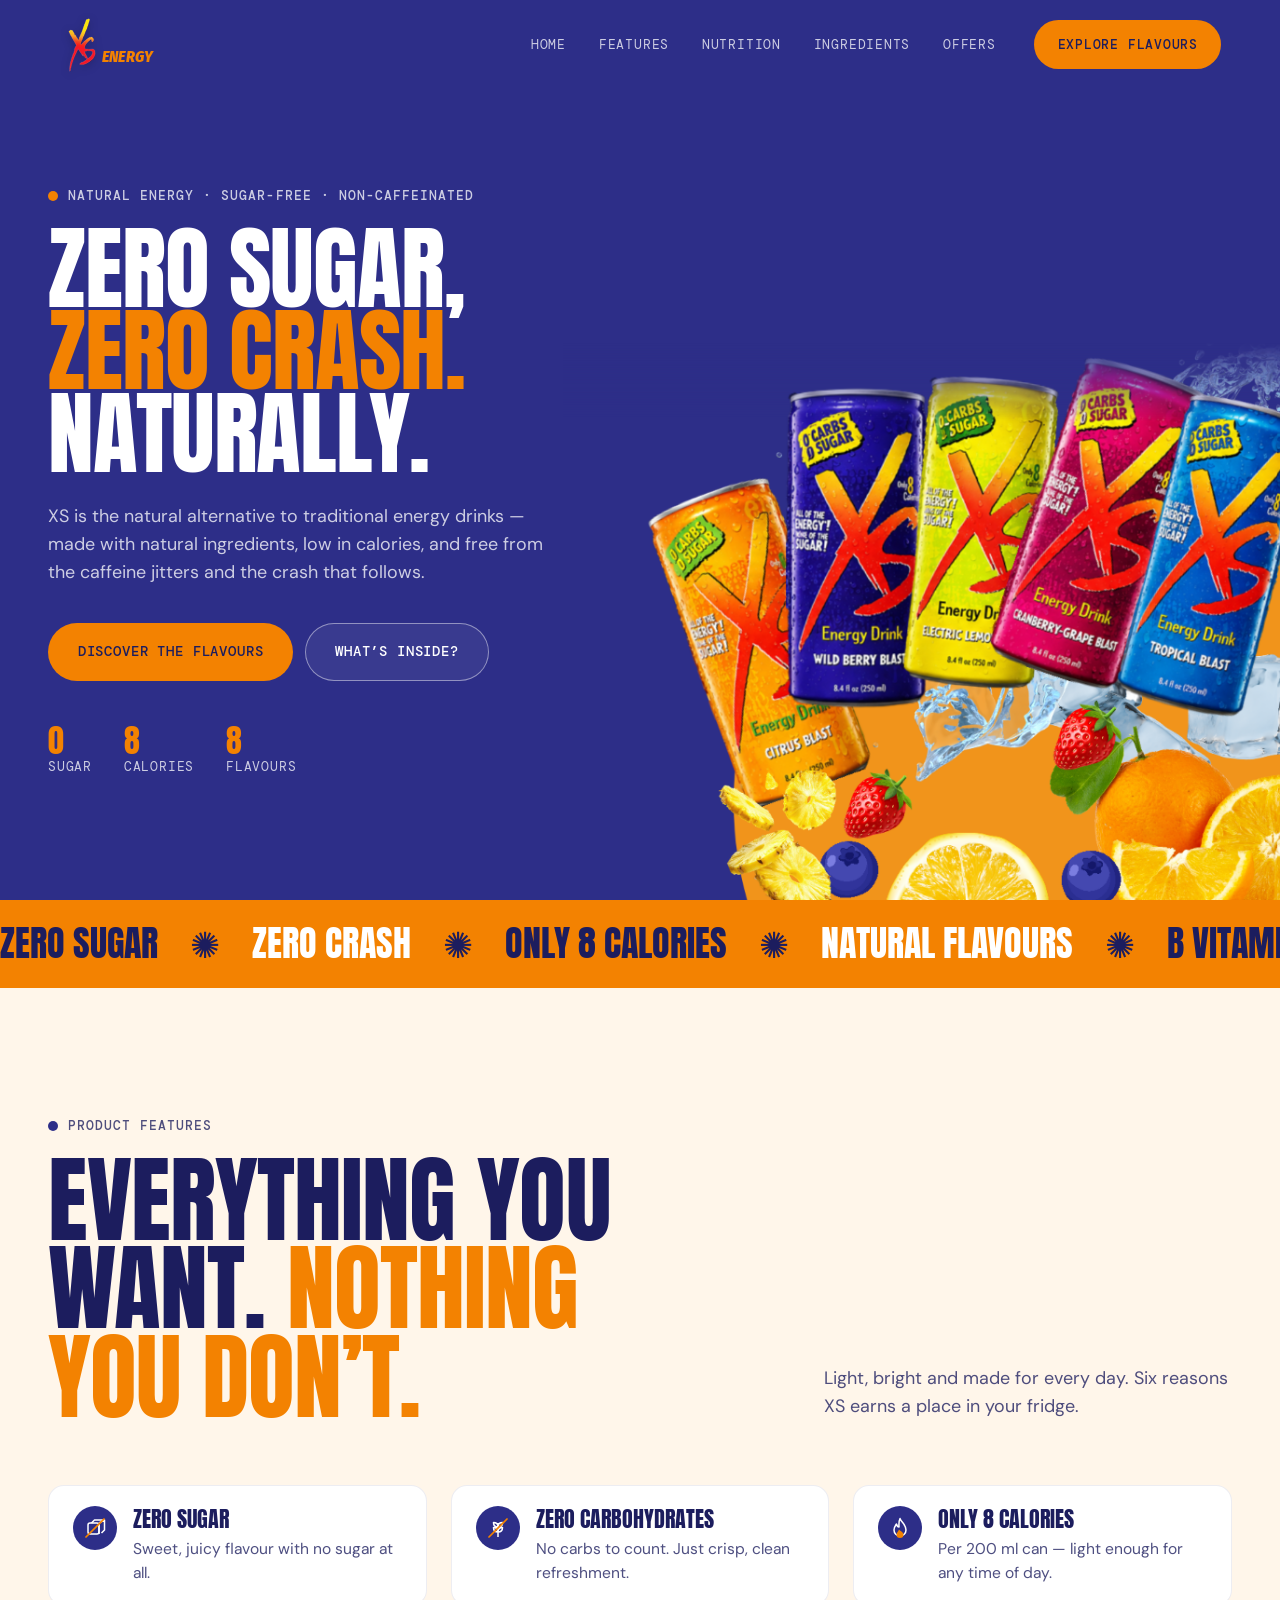
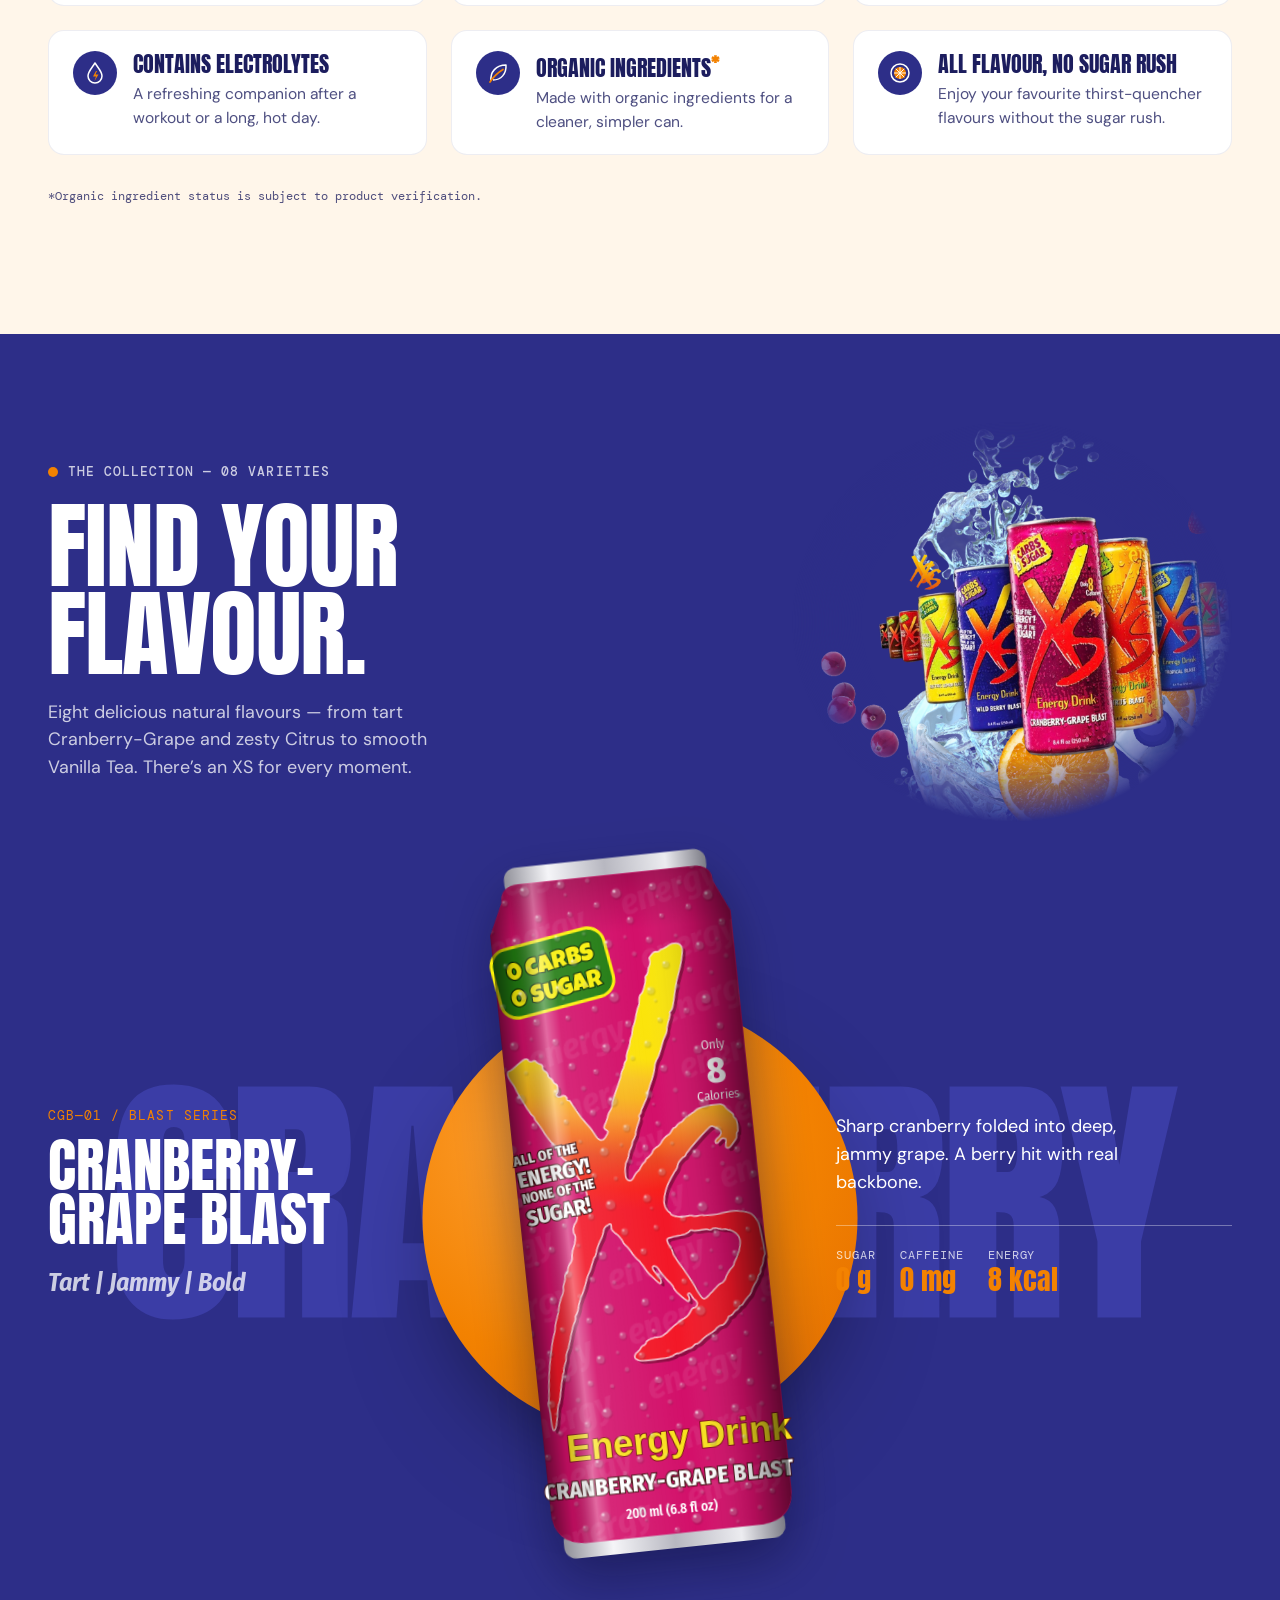
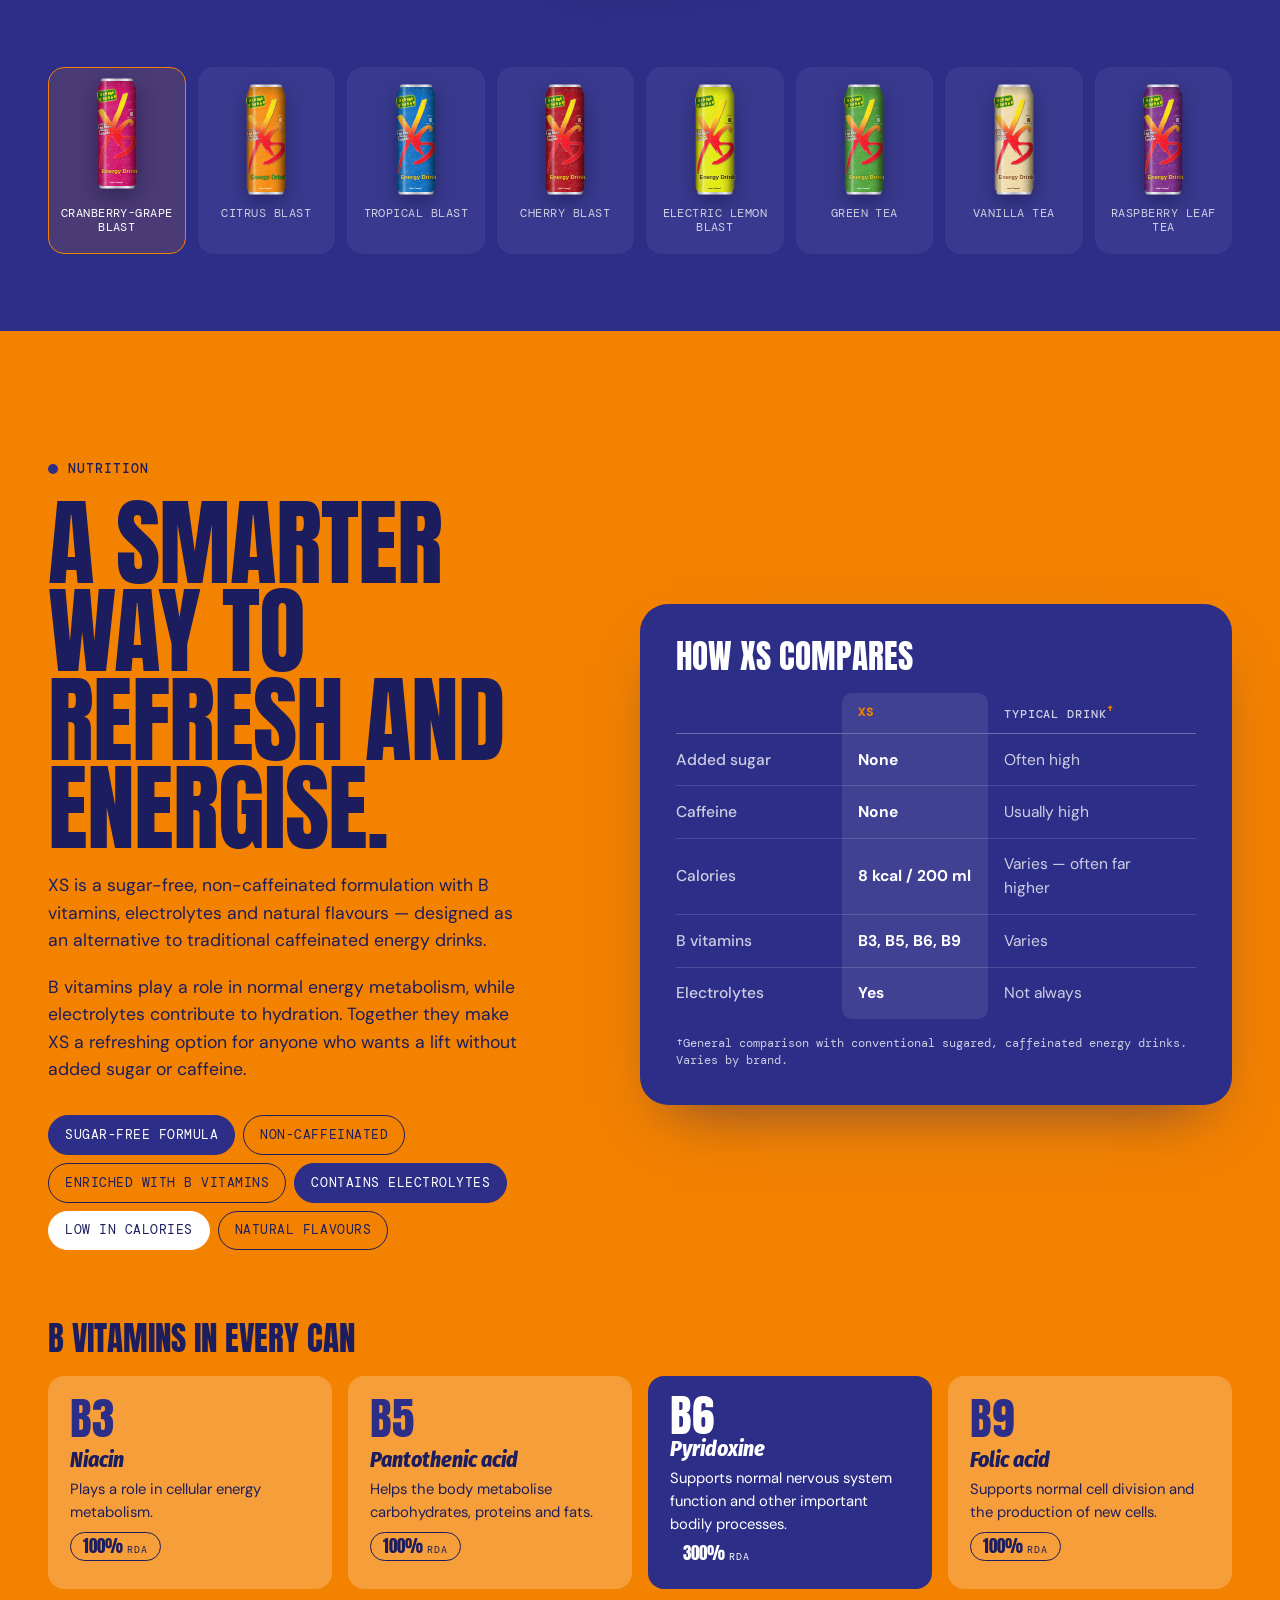
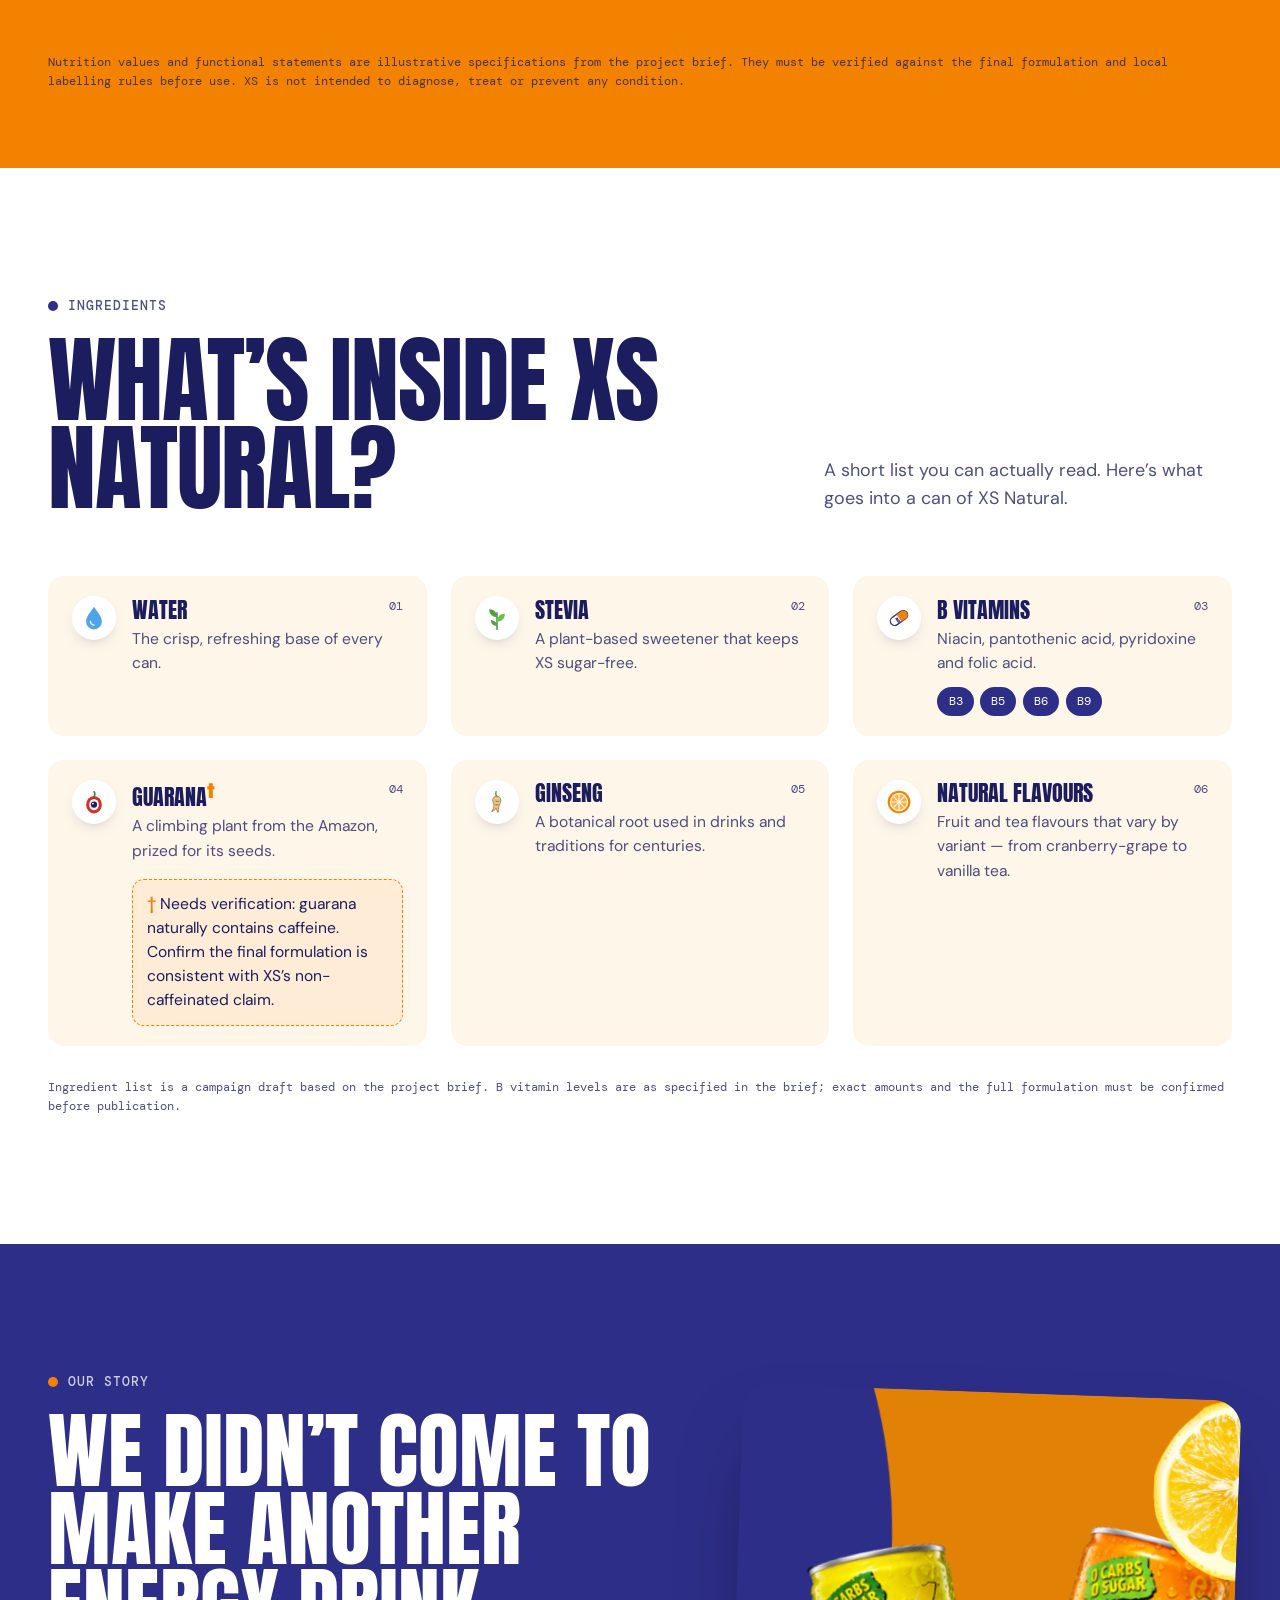
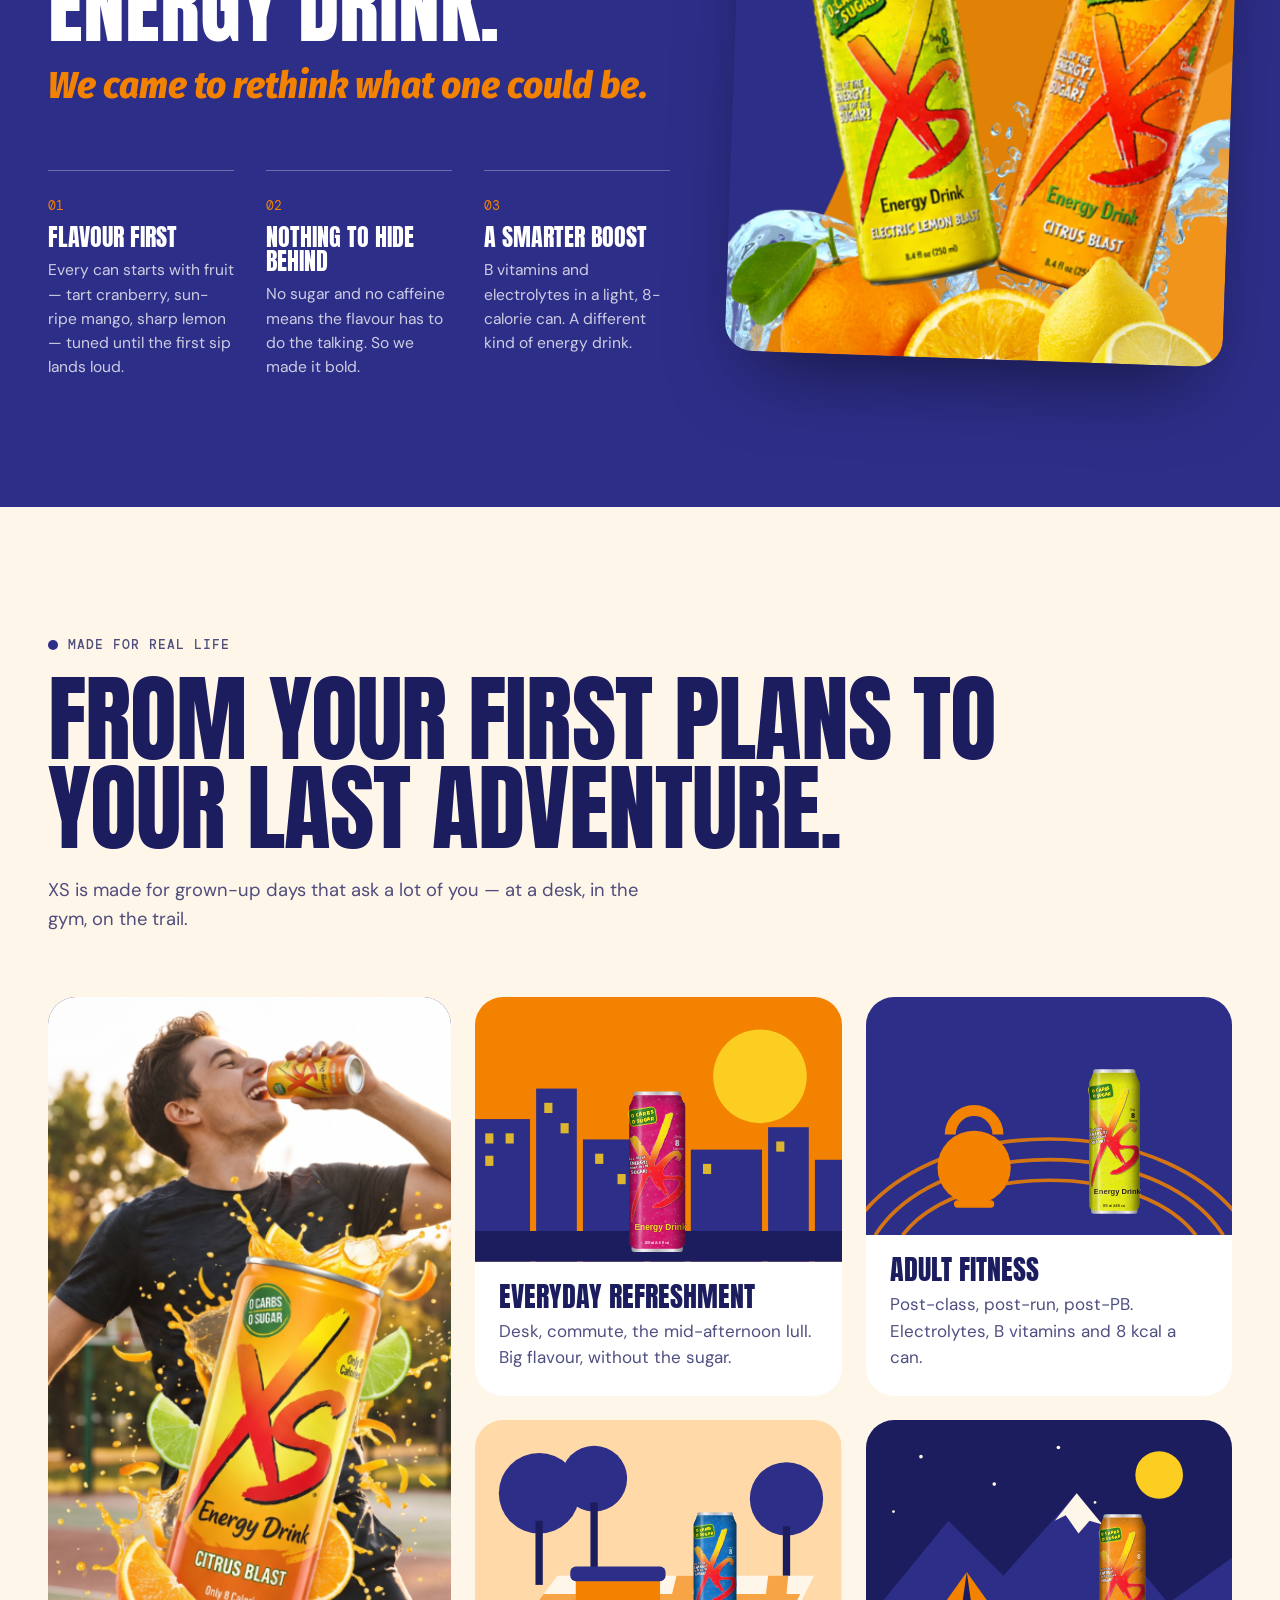
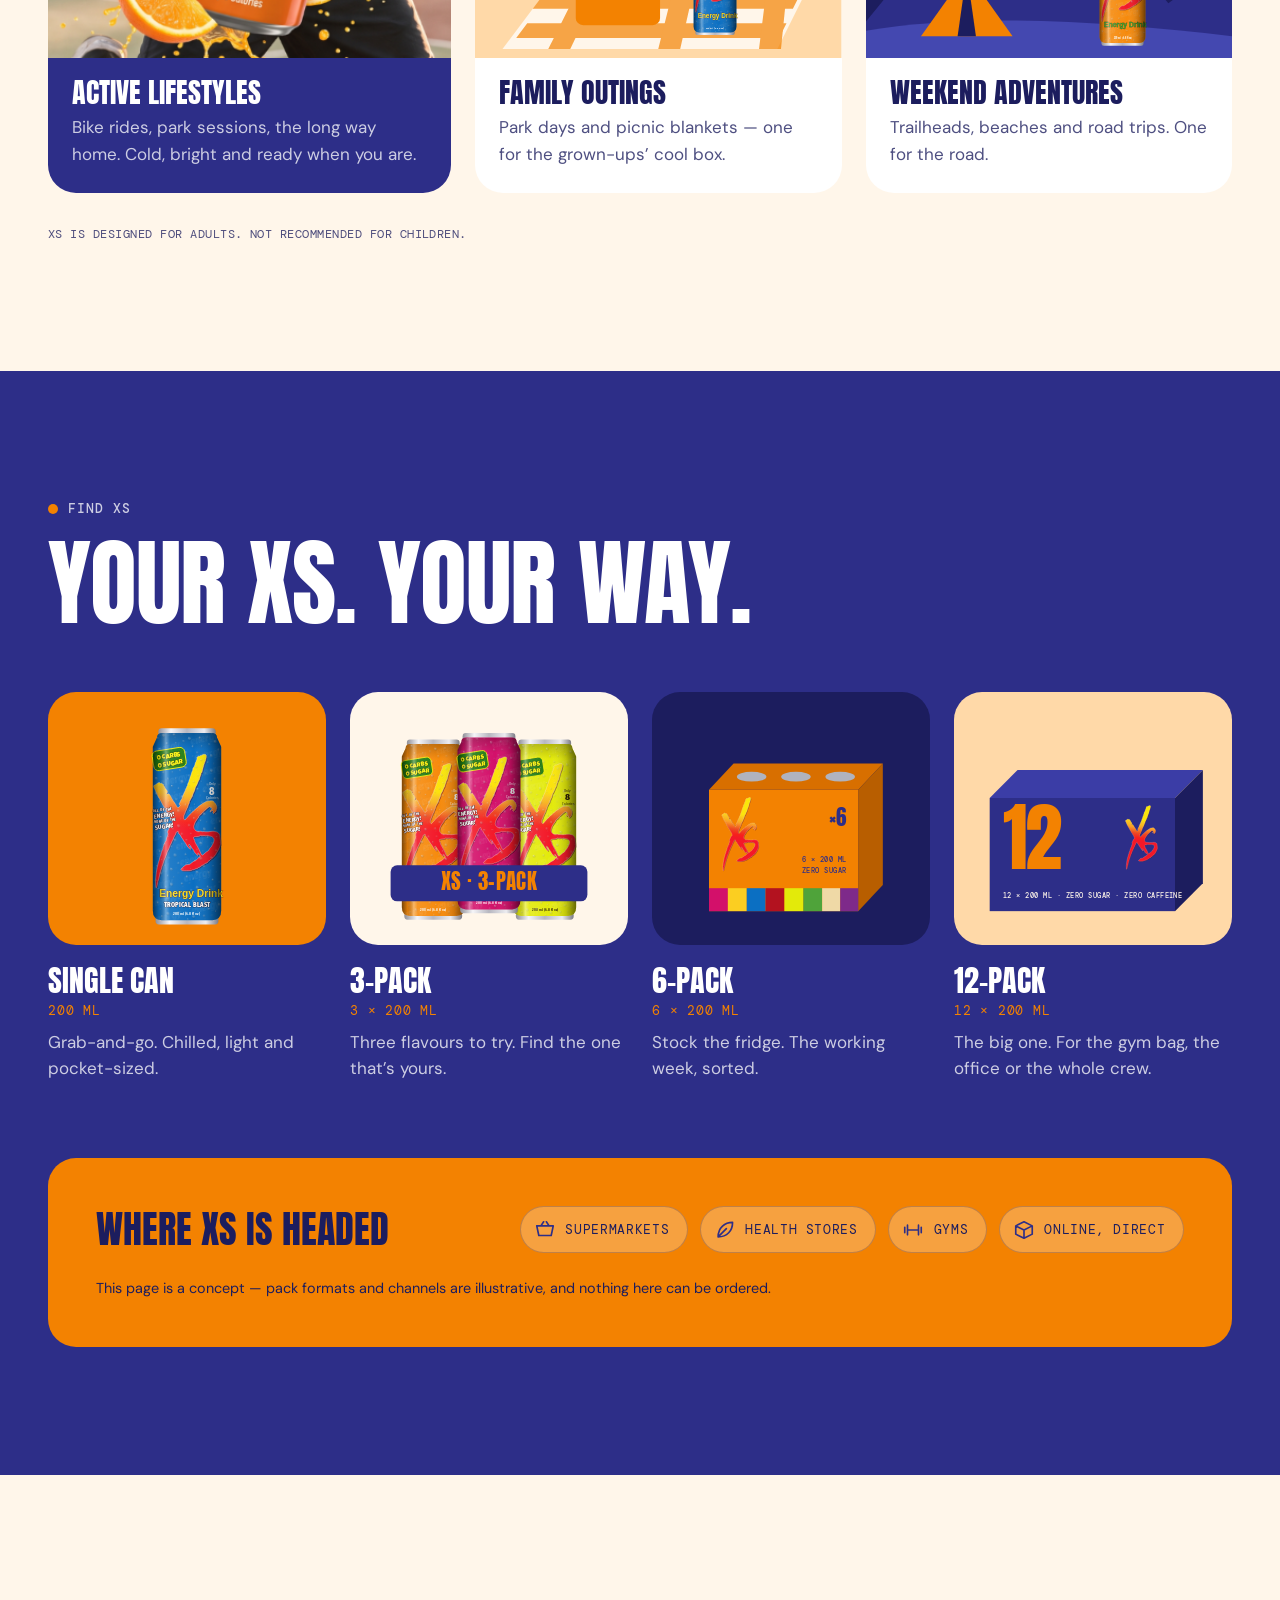
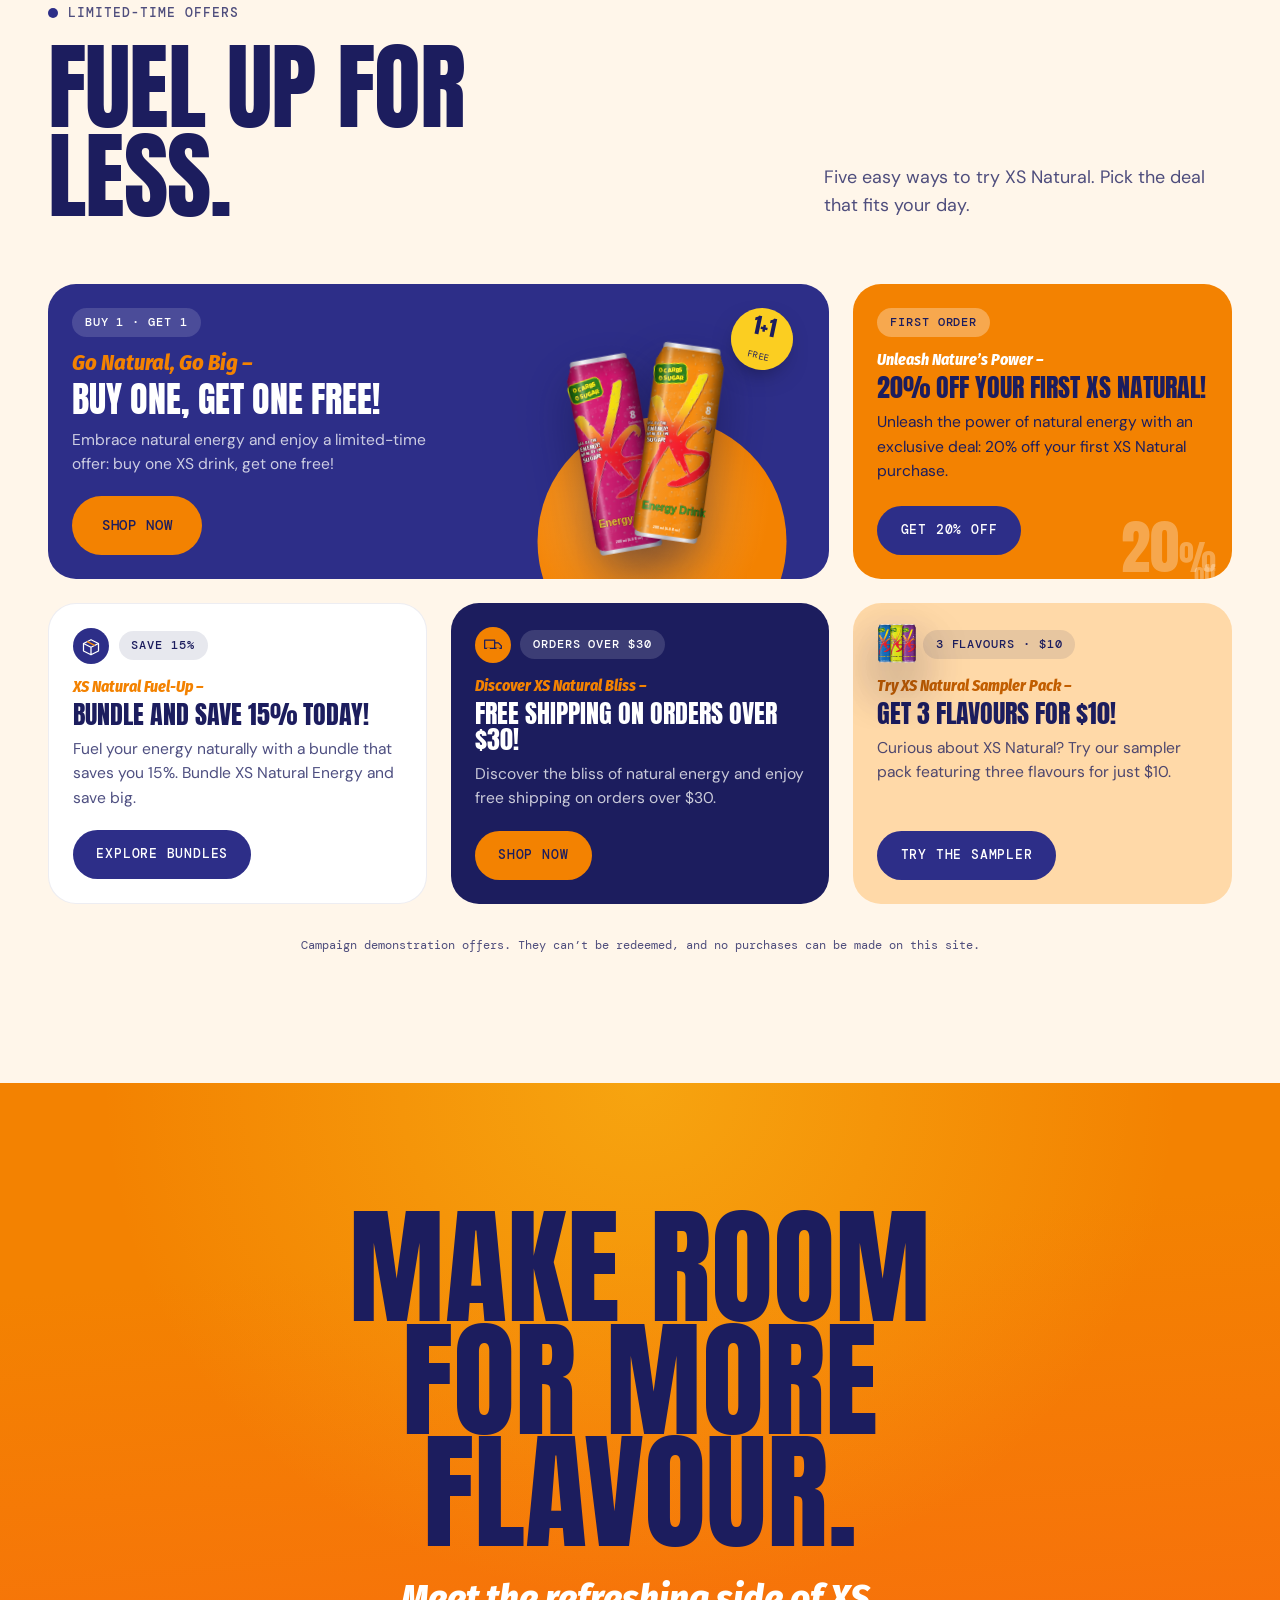
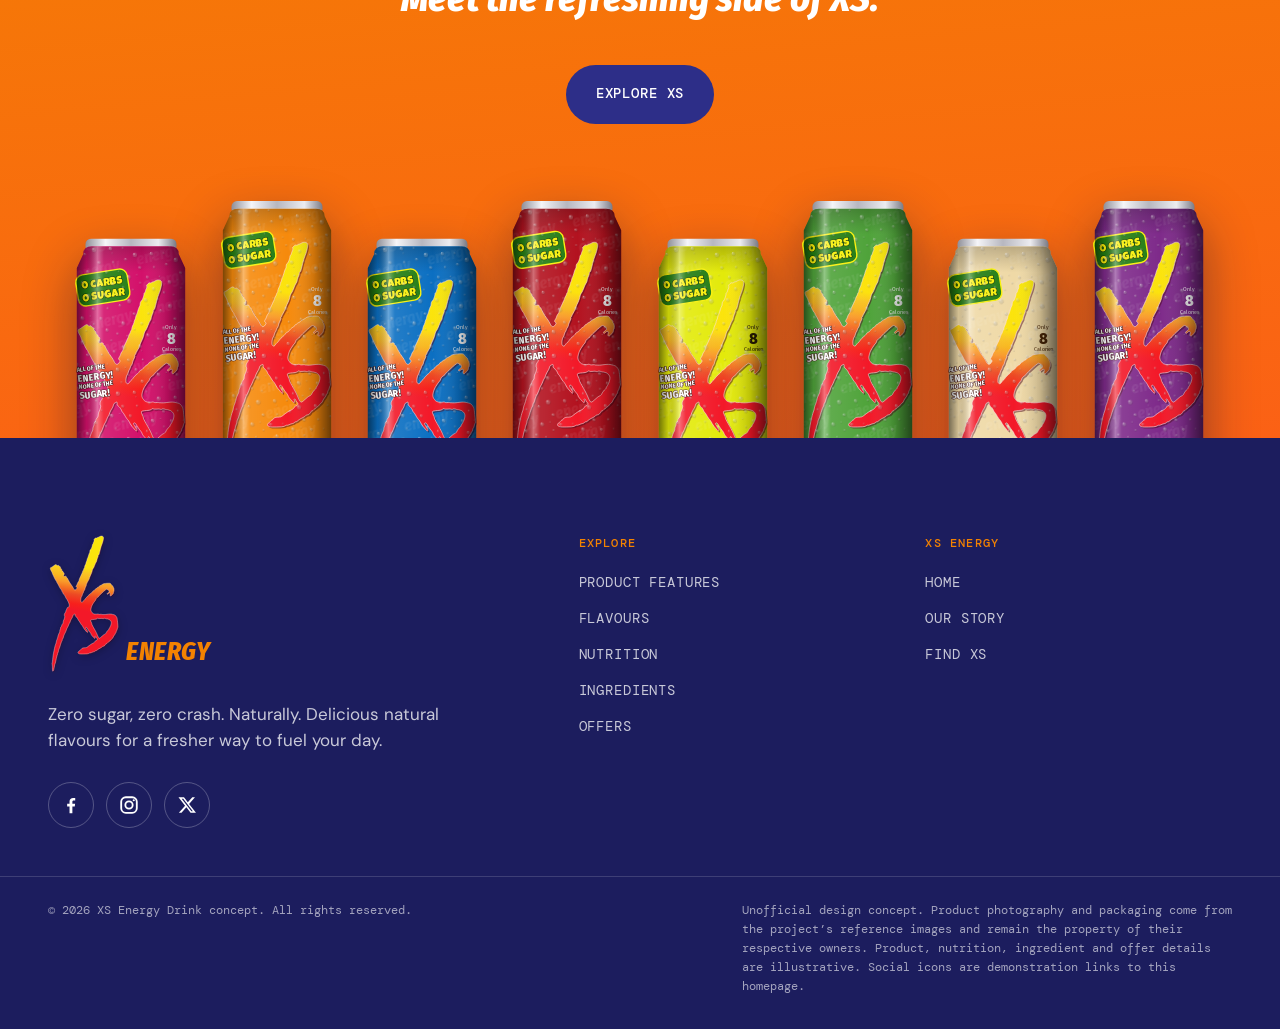
<file: index.html>
<!doctype html>
<html lang="en-GB">
<head>
  <meta charset="utf-8">
  <meta name="viewport" content="width=device-width, initial-scale=1">
  <title>XS Energy Drink — Zero Sugar, Zero Crash. Naturally.</title>
  <meta name="description" content="XS Energy Drink: the natural alternative to traditional energy drinks. Zero sugar, zero caffeine, only 8 calories, B vitamins and electrolytes in delicious natural flavours.">
  <meta name="theme-color" content="#2D2E88">
  <link rel="icon" href="assets/favicon.svg" type="image/svg+xml">
  <link rel="preconnect" href="https://fonts.googleapis.com">
  <link rel="preconnect" href="https://fonts.gstatic.com" crossorigin>
  <link href="https://fonts.googleapis.com/css2?family=Anton&family=DM+Mono:wght@400;500&family=DM+Sans:ital,opsz,wght@0,9..40,400;0,9..40,500;0,9..40,700;1,9..40,400&family=Fira+Sans+Condensed:ital,wght@0,500;0,600;0,800;1,700;1,800&family=Luckiest+Guy&display=swap" rel="stylesheet">
  <link rel="stylesheet" href="css/styles.css">
  <script>document.documentElement.classList.add('js');</script>
</head>
<body id="top">

<!-- ===== Shared SVG library: XS logo + can ===== -->
<svg width="0" height="0" class="sr-defs" aria-hidden="true" focusable="false">
  <defs>
    <linearGradient id="metal" x1="0" x2="1" y1="0" y2="0">
      <stop offset="0" stop-color="#8f8f98"/>
      <stop offset=".22" stop-color="#f5f5f8"/>
      <stop offset=".5" stop-color="#b7b7c0"/>
      <stop offset=".8" stop-color="#ececf0"/>
      <stop offset="1" stop-color="#7b7b85"/>
    </linearGradient>
    <linearGradient id="gloss" x1="0" x2="1" y1="0" y2="0">
      <stop offset="0" stop-color="#000" stop-opacity=".5"/>
      <stop offset=".09" stop-color="#000" stop-opacity=".12"/>
      <stop offset=".19" stop-color="#fff" stop-opacity=".38"/>
      <stop offset=".25" stop-color="#fff" stop-opacity=".1"/>
      <stop offset=".6" stop-color="#fff" stop-opacity="0"/>
      <stop offset=".84" stop-color="#000" stop-opacity=".16"/>
      <stop offset="1" stop-color="#000" stop-opacity=".55"/>
    </linearGradient>
    <linearGradient id="shoulder" x1="0" x2="0" y1="0" y2="1">
      <stop offset="0" stop-color="#000" stop-opacity=".4"/>
      <stop offset="1" stop-color="#000" stop-opacity="0"/>
    </linearGradient>
    <linearGradient id="xs-grad" gradientUnits="userSpaceOnUse" x1="100" y1="20" x2="80" y2="160">
      <stop offset="0" stop-color="#F9E809"/>
      <stop offset=".43" stop-color="#FCE20D"/>
      <stop offset=".51" stop-color="#F9C424"/>
      <stop offset=".58" stop-color="#F8B61F"/>
      <stop offset=".65" stop-color="#F99A2A"/>
      <stop offset=".72" stop-color="#F57422"/>
      <stop offset=".8" stop-color="#EC4A24"/>
      <stop offset=".92" stop-color="#F7201C"/>
      <stop offset="1" stop-color="#F31828"/>
    </linearGradient>
    <pattern id="energy-tex" width="58" height="24" patternUnits="userSpaceOnUse" patternTransform="rotate(-14)">
      <text x="0" y="17" style="font:italic 700 15px 'Fira Sans Condensed',sans-serif;fill:#fff;fill-opacity:.07">energy</text>
    </pattern>
    <pattern id="drops" width="38" height="43" patternUnits="userSpaceOnUse" patternTransform="rotate(7)">
      <g fill="#000" fill-opacity=".12"><circle cx="4.35" cy="5.45" r="1.7"/><circle cx="15.35" cy="3.45" r="1"/><circle cx="27.35" cy="8.45" r="2.2"/><circle cx="19.35" cy="13.45" r="1.3"/><circle cx="8.35" cy="17.45" r="1.1"/><circle cx="33.35" cy="19.45" r="1.5"/><circle cx="3.35" cy="27.45" r="1.4"/><circle cx="14.35" cy="25.45" r="0.8"/><circle cx="24.35" cy="29.45" r="1.9"/><circle cx="35.35" cy="33.45" r="1"/><circle cx="10.35" cy="37.45" r="1.6"/><circle cx="29.35" cy="40.45" r="0.9"/><circle cx="20.35" cy="39.45" r="1.2"/><circle cx="6.35" cy="9.45" r="0.7"/><circle cx="31.35" cy="26.45" r="0.7"/></g>
      <g fill="#fff" fill-opacity=".2"><circle cx="4" cy="5" r="1.56"/><circle cx="15" cy="3" r="0.92"/><circle cx="27" cy="8" r="2.02"/><circle cx="19" cy="13" r="1.20"/><circle cx="8" cy="17" r="1.01"/><circle cx="33" cy="19" r="1.38"/><circle cx="3" cy="27" r="1.29"/><circle cx="14" cy="25" r="0.74"/><circle cx="24" cy="29" r="1.75"/><circle cx="35" cy="33" r="0.92"/><circle cx="10" cy="37" r="1.47"/><circle cx="29" cy="40" r="0.83"/><circle cx="20" cy="39" r="1.10"/><circle cx="6" cy="9" r="0.64"/><circle cx="31" cy="26" r="0.64"/></g>
      <g fill="#fff" fill-opacity=".7"><circle cx="3.41" cy="4.41" r="0.51"/><circle cx="26.23" cy="7.23" r="0.66"/><circle cx="18.55" cy="12.54" r="0.39"/><circle cx="7.62" cy="16.61" r="0.33"/><circle cx="32.48" cy="18.48" r="0.45"/><circle cx="2.51" cy="26.51" r="0.42"/><circle cx="23.34" cy="28.34" r="0.57"/><circle cx="9.44" cy="36.44" r="0.48"/><circle cx="19.58" cy="38.58" r="0.36"/></g>
    </pattern>
    <clipPath id="can-clip">
      <path d="M16 15 Q16 8 24 8 H96 Q104 8 104 15 L110 28 V268 Q110 281 97 282 H23 Q10 281 10 268 V28 Z"/>
    </clipPath>

    <!-- XS logo: silhouette traced from inspirations/XS1.png -->
    <path id="xs-logo-shape" fill-rule="evenodd" d="M107.8 21.6L106.8 22.2L105.9 22.6L105.2 22.9L104.6 23.1L104.2 23.2L103.8 23.3L103.4 23.5L103.0 23.7L102.7 24.0L102.3 24.2L101.9 24.3L101.4 24.3L100.8 24.2L100.2 24.3L99.5 24.6L98.8 25.1L98.0 25.9L97.4 26.5L97.0 27.0L96.9 27.5L97.1 27.8L97.1 28.2L97.2 28.6L97.2 29.2L97.1 29.8L97.0 30.4L96.8 30.9L96.6 31.3L96.4 31.7L96.1 32.2L95.9 32.8L95.7 33.5L95.5 34.3L95.3 35.0L95.0 35.5L94.7 36.0L94.3 36.3L94.0 36.7L93.8 37.1L93.8 37.7L93.8 38.3L93.6 39.1L93.4 40.1L93.0 41.3L92.5 42.7L92.0 43.8L91.5 44.8L90.9 45.5L90.3 46.0L89.9 46.6L89.6 47.4L89.4 48.3L89.3 49.4L89.2 50.4L89.0 51.2L88.7 51.9L88.3 52.6L87.9 53.5L87.5 54.7L87.0 56.1L86.5 57.9L86.0 59.4L85.6 60.6L85.2 61.5L84.8 62.2L84.5 62.9L84.3 63.7L84.1 64.5L83.9 65.3L83.8 66.1L83.5 66.9L83.2 67.6L82.8 68.4L82.5 69.1L82.3 69.7L82.2 70.3L82.1 70.9L81.9 71.7L81.5 72.6L81.1 73.7L80.4 75.0L80.0 76.2L79.7 77.1L79.5 77.9L79.5 78.6L79.4 79.1L79.3 79.6L79.0 80.0L78.7 80.3L78.4 80.7L78.2 81.2L78.0 81.8L77.8 82.5L77.5 83.1L77.3 83.8L76.9 84.3L76.6 84.9L76.2 85.5L76.0 86.2L75.7 86.9L75.5 87.6L75.1 88.9L74.3 90.6L73.3 92.9L72.0 95.6L70.9 98.0L70.1 99.9L69.6 101.3L69.4 102.4L69.1 103.4L68.7 104.2L68.3 104.9L67.8 105.6L67.3 106.3L66.9 107.0L66.5 107.9L66.2 108.8L65.9 109.7L65.5 110.5L65.1 111.3L64.7 112.0L64.3 112.6L64.1 113.1L63.9 113.6L63.8 113.9L63.9 114.3L64.1 114.6L64.4 115.0L64.8 115.3L65.2 115.6L65.4 115.9L65.6 116.1L65.7 116.4L65.5 116.8L65.3 117.3L64.8 118.1L64.2 118.9L63.6 119.6L63.0 120.1L62.5 120.3L62.0 120.4L61.5 120.4L61.0 120.2L60.6 119.9L60.2 119.6L59.7 119.0L59.2 118.2L58.7 117.2L58.1 116.0L57.3 114.6L56.3 113.0L55.1 111.3L53.7 109.3L52.3 107.3L51.2 105.3L50.1 103.4L49.2 101.6L48.4 100.1L47.8 99.0L47.5 98.4L47.3 98.1L47.1 97.9L46.8 97.8L46.5 97.7L46.2 97.6L46.0 97.5L45.9 97.2L45.8 96.9L45.9 96.6L45.9 96.2L45.7 95.9L45.4 95.5L45.1 95.2L44.6 95.0L44.1 95.0L43.6 95.0L42.9 95.2L42.4 95.3L41.9 95.4L41.5 95.3L41.2 95.2L41.0 95.0L40.8 94.8L40.7 94.5L40.6 94.2L40.6 93.9L40.7 93.6L40.9 93.4L41.1 93.1L41.3 92.7L41.5 92.1L41.6 91.3L41.7 90.4L41.6 89.6L41.4 89.0L41.0 88.5L40.5 88.2L40.1 87.9L39.8 87.5L39.6 87.0L39.4 86.5L39.2 86.0L38.9 85.6L38.5 85.2L38.0 84.8L37.6 84.4L37.3 83.9L37.2 83.4L37.1 82.8L36.9 82.3L36.6 81.8L36.2 81.3L35.6 80.8L35.2 80.3L34.9 79.8L34.8 79.3L34.9 78.9L34.9 78.5L34.8 78.2L34.7 77.9L34.5 77.6L34.3 77.4L33.9 77.1L33.4 76.9L32.8 76.6L32.4 76.3L32.0 76.0L31.7 75.7L31.5 75.3L31.3 75.1L30.9 75.0L30.4 75.0L29.8 75.2L29.3 75.3L28.9 75.3L28.5 75.2L28.2 75.0L28.0 74.8L27.8 74.6L27.7 74.4L27.6 74.1L27.4 73.9L27.1 73.8L26.7 73.7L26.1 73.6L25.2 73.9L24.1 74.5L22.6 75.5L20.9 76.8L19.4 77.8L18.3 78.5L17.4 78.9L16.8 79.1L16.4 79.3L16.1 79.8L16.0 80.4L16.0 81.1L16.2 82.0L16.6 83.1L17.2 84.4L18.0 85.8L18.7 87.1L19.2 88.2L19.5 89.0L19.7 89.7L20.1 90.8L20.8 92.3L21.7 94.2L22.8 96.5L23.8 98.5L24.5 100.0L25.2 101.2L25.6 102.0L26.0 102.7L26.4 103.2L26.7 103.6L27.0 103.9L27.3 104.2L27.5 104.6L27.7 105.1L27.8 105.7L28.0 106.2L28.3 106.8L28.7 107.3L29.1 107.9L29.7 108.9L30.4 110.2L31.3 111.9L32.4 114.1L33.4 115.9L34.3 117.4L35.1 118.6L35.9 119.4L36.5 120.3L36.9 121.0L37.2 121.7L37.3 122.3L37.5 122.9L37.8 123.4L38.1 123.9L38.4 124.3L38.8 124.8L39.1 125.4L39.4 126.0L39.6 126.7L40.0 127.3L40.4 127.9L40.8 128.4L41.4 128.8L42.0 129.5L42.6 130.5L43.3 131.8L44.0 133.3L44.6 134.6L45.3 135.7L45.9 136.7L46.6 137.5L47.3 138.7L48.1 140.2L49.0 142.0L50.0 144.2L50.7 146.2L51.1 147.8L51.1 149.3L50.9 150.5L50.5 151.4L50.1 152.0L49.6 152.4L48.9 152.6L48.4 152.7L48.0 152.9L47.6 153.1L47.4 153.4L47.2 153.7L47.0 154.1L46.8 154.6L46.7 155.2L46.5 155.7L46.3 156.3L45.9 156.8L45.6 157.4L45.3 158.0L45.0 158.7L44.8 159.4L44.7 160.1L44.5 160.8L44.2 161.5L43.8 162.2L43.3 162.8L42.8 163.5L42.5 164.3L42.2 165.1L42.0 165.9L42.0 166.8L42.0 167.5L42.2 168.2L42.5 168.8L42.7 169.6L42.7 170.4L42.5 171.4L42.2 172.6L41.9 173.6L41.5 174.6L41.1 175.6L40.7 176.4L40.3 177.4L40.1 178.4L39.9 179.4L39.8 180.6L39.7 181.5L39.3 182.4L38.9 183.1L38.3 183.7L37.9 184.3L37.5 185.0L37.2 185.7L37.0 186.5L36.8 187.3L36.5 187.9L36.1 188.4L35.7 188.8L35.3 189.3L35.1 189.9L35.0 190.4L35.0 191.1L34.9 191.7L34.7 192.5L34.4 193.2L34.1 194.0L33.8 194.8L33.6 195.6L33.5 196.4L33.5 197.1L33.3 198.0L33.0 198.9L32.6 199.9L31.9 201.1L31.4 202.4L30.8 203.8L30.3 205.5L29.9 207.3L29.5 208.9L29.0 210.3L28.6 211.5L28.2 212.5L27.8 213.5L27.5 214.6L27.2 215.7L27.0 216.8L26.8 217.9L26.5 219.0L26.1 220.1L25.7 221.2L25.1 223.0L24.4 225.6L23.6 229.0L22.7 233.2L21.9 237.3L21.2 241.4L20.7 245.4L20.3 249.3L20.0 252.3L19.7 254.4L19.5 255.5L19.3 255.7L19.2 256.1L19.2 256.7L19.3 257.5L19.5 258.5L19.6 259.9L19.8 261.7L19.8 263.9L19.9 266.6L20.0 268.5L20.2 269.9L20.5 270.6L20.8 270.7L21.1 270.5L21.5 270.0L21.8 269.3L22.2 268.3L22.6 266.9L22.9 265.3L23.3 263.4L23.7 261.1L24.0 259.3L24.3 258.0L24.6 257.1L24.9 256.7L25.3 255.5L25.8 253.5L26.4 250.8L27.1 247.3L27.8 244.5L28.3 242.6L28.6 241.4L28.9 241.1L29.1 240.6L29.2 240.1L29.3 239.5L29.4 238.8L29.5 238.1L29.8 237.4L30.1 236.6L30.4 235.9L30.7 235.1L31.0 234.3L31.1 233.5L31.2 232.7L31.3 231.9L31.6 231.0L31.9 230.2L32.3 229.3L32.9 228.0L33.5 226.2L34.2 224.0L35.0 221.3L35.8 219.0L36.4 217.2L37.0 215.8L37.5 214.9L37.9 214.1L38.1 213.4L38.3 212.8L38.3 212.4L38.3 212.0L38.5 211.5L38.8 211.0L39.2 210.5L39.6 209.7L40.0 208.7L40.4 207.4L40.8 205.8L41.3 204.4L41.9 203.0L42.5 201.6L43.2 200.4L43.9 199.0L44.6 197.4L45.3 195.7L46.0 193.8L46.6 192.2L47.2 190.9L47.8 189.8L48.3 189.0L48.8 188.0L49.3 186.9L49.8 185.6L50.4 184.2L50.9 183.0L51.3 182.2L51.6 181.7L51.9 181.5L52.2 181.0L52.5 180.3L52.9 179.2L53.3 177.8L53.9 176.5L54.5 175.2L55.2 173.9L56.0 172.6L56.7 171.4L57.2 170.3L57.6 169.2L57.9 168.1L58.3 167.2L58.8 166.5L59.5 165.9L60.3 165.6L60.9 165.3L61.4 165.1L61.8 165.1L62.0 165.2L62.1 165.4L62.2 165.8L62.2 166.5L62.1 167.3L62.3 168.1L62.8 169.0L63.5 169.8L64.5 170.7L65.4 171.6L66.1 172.6L66.8 173.7L67.3 174.8L67.7 175.8L68.2 176.5L68.6 177.1L68.9 177.4L69.5 178.1L70.2 179.2L71.0 180.5L72.0 182.2L72.9 183.6L73.6 184.6L74.2 185.3L74.6 185.7L75.2 186.4L75.8 187.4L76.7 188.8L77.6 190.5L78.6 192.1L79.8 193.8L81.1 195.3L82.4 196.9L83.5 198.1L84.3 198.8L84.8 199.2L85.0 199.1L85.1 198.9L85.3 198.7L85.3 198.3L85.4 197.9L85.3 197.4L85.2 196.8L84.8 196.2L84.4 195.5L83.9 194.8L83.4 194.0L82.9 193.2L82.3 192.3L81.9 191.6L81.7 190.9L81.6 190.4L81.7 190.1L81.8 189.8L82.1 189.6L82.5 189.6L83.0 189.7L83.5 190.0L84.1 190.6L84.7 191.5L85.3 192.7L86.1 194.0L87.0 195.3L88.0 196.8L89.2 198.3L90.2 199.5L90.9 200.6L91.4 201.5L91.6 202.2L91.9 202.9L92.3 203.5L92.7 204.1L93.1 204.7L93.7 205.4L94.5 206.3L95.4 207.3L96.6 208.5L97.5 209.3L98.2 209.9L98.6 210.1L98.9 209.9L99.1 209.7L99.2 209.4L99.3 209.0L99.3 208.5L99.2 208.0L99.1 207.6L99.0 207.3L98.8 207.0L98.7 206.7L98.7 206.4L98.8 206.2L99.0 206.0L99.2 205.9L99.3 205.8L99.5 205.8L99.7 205.9L99.9 206.1L100.1 206.4L100.4 206.8L100.6 207.4L101.0 208.0L101.4 208.7L101.9 209.4L102.6 210.1L103.0 210.8L103.2 211.5L103.1 212.1L102.9 212.7L102.5 213.1L102.1 213.5L101.6 213.7L100.9 213.8L100.3 214.1L99.7 214.7L99.2 215.4L98.6 216.3L97.8 217.2L96.7 218.1L95.4 218.9L93.8 219.6L92.2 220.5L90.5 221.6L88.7 222.9L86.8 224.3L85.3 225.5L84.0 226.3L83.1 226.8L82.4 227.0L81.8 227.1L81.0 227.2L80.3 227.3L79.5 227.3L78.6 227.3L77.8 227.5L76.8 227.7L75.9 228.0L75.1 228.4L74.5 228.8L74.1 229.3L73.9 229.8L73.6 230.2L73.2 230.5L72.8 230.7L72.4 230.8L72.0 231.0L71.5 231.4L71.1 231.8L70.7 232.4L70.2 232.9L69.6 233.4L69.1 233.9L68.4 234.3L68.0 234.8L67.6 235.3L67.4 235.8L67.3 236.3L67.4 236.7L67.6 237.2L68.0 237.6L68.5 237.9L69.1 238.3L69.8 238.5L70.6 238.7L71.4 238.8L72.9 238.9L75.0 238.9L77.6 238.9L80.9 238.8L83.5 238.7L85.6 238.4L87.2 238.0L88.1 237.5L88.9 237.1L89.5 236.9L90.0 236.8L90.3 236.9L90.9 236.8L91.7 236.6L92.8 236.2L94.2 235.6L95.3 235.2L96.2 234.9L96.8 234.8L97.2 234.8L97.6 234.6L98.1 234.4L98.6 234.0L99.2 233.5L99.7 233.1L100.2 232.9L100.7 232.8L101.1 232.8L101.7 232.5L102.3 232.1L103.2 231.5L104.1 230.7L105.2 229.9L106.3 229.2L107.7 228.5L109.1 227.8L110.2 227.2L111.0 226.7L111.4 226.4L111.6 226.1L111.8 225.9L112.1 225.6L112.6 225.3L113.2 225.0L113.7 224.7L114.2 224.6L114.7 224.5L115.1 224.5L115.6 224.3L116.2 223.9L116.8 223.4L117.5 222.6L118.0 222.0L118.4 221.5L118.6 221.0L118.7 220.7L118.8 220.5L119.1 220.2L119.5 220.1L120.0 219.9L120.5 219.7L121.0 219.4L121.5 218.9L122.0 218.3L122.5 217.9L122.9 217.5L123.3 217.3L123.7 217.2L124.0 217.0L124.4 216.7L124.7 216.3L125.0 215.9L125.4 215.5L125.7 215.3L126.1 215.1L126.4 214.9L126.9 214.7L127.3 214.2L127.8 213.6L128.4 212.9L129.0 212.2L129.6 211.6L130.2 211.0L130.8 210.5L131.4 209.9L131.9 209.2L132.4 208.3L132.8 207.4L133.3 206.5L133.9 205.5L134.5 204.6L135.2 203.7L135.8 202.8L136.2 202.1L136.5 201.4L136.7 200.8L136.9 200.4L137.2 200.0L137.5 199.6L137.8 199.4L138.0 199.0L138.2 198.6L138.3 198.1L138.4 197.4L138.5 196.9L138.7 196.3L139.0 195.8L139.3 195.4L139.6 194.8L139.9 194.0L140.2 193.0L140.5 191.8L140.8 190.8L141.1 190.2L141.3 189.7L141.5 189.5L141.5 188.5L141.4 186.5L141.2 183.6L140.8 179.9L140.5 176.9L140.2 174.6L140.0 173.1L139.8 172.4L139.5 171.6L139.0 170.7L138.5 169.8L137.8 168.8L137.0 167.9L136.2 167.2L135.3 166.7L134.3 166.3L133.2 166.0L132.0 165.7L130.7 165.4L129.3 165.1L127.6 165.0L125.7 165.0L123.4 165.2L120.8 165.5L118.6 165.8L116.6 165.9L114.9 165.9L113.6 165.8L112.5 165.8L111.7 165.7L111.2 165.6L111.0 165.4L110.6 165.4L110.0 165.4L109.2 165.4L108.1 165.6L107.2 165.6L106.4 165.5L105.8 165.4L105.3 165.1L104.8 165.0L104.3 164.9L103.8 164.9L103.3 165.1L102.5 165.1L101.6 165.2L100.5 165.2L99.2 165.1L98.0 165.0L97.0 164.7L96.1 164.4L95.4 164.1L94.8 163.7L94.4 163.4L94.2 163.1L94.1 162.9L94.0 162.6L93.7 162.3L93.4 162.0L93.1 161.7L92.7 161.3L92.4 160.7L92.0 160.0L91.7 159.2L91.5 158.4L91.4 157.5L91.3 156.7L91.4 155.8L91.6 154.8L91.8 153.7L92.2 152.4L92.6 151.1L93.2 149.6L93.9 148.1L94.8 146.5L95.9 144.8L96.9 143.3L97.7 142.2L98.4 141.2L99.1 140.5L99.6 139.8L100.0 139.2L100.3 138.5L100.5 137.8L100.8 137.1L101.2 136.4L101.8 135.7L102.5 135.0L103.1 134.5L103.6 134.1L104.0 133.9L104.3 133.8L104.6 133.6L105.0 133.3L105.4 132.7L105.8 132.0L107.0 130.8L108.8 128.9L111.4 126.5L114.6 123.5L117.2 121.3L119.1 119.8L120.3 119.1L120.8 119.2L121.4 119.4L122.1 119.8L123.0 120.4L124.0 121.1L124.7 121.8L125.1 122.5L125.1 123.2L124.9 123.8L124.5 124.4L124.0 125.0L123.4 125.5L122.6 126.0L122.1 126.5L121.7 127.0L121.6 127.4L121.7 127.8L121.8 128.2L122.0 128.3L122.2 128.4L122.5 128.3L122.9 128.2L123.3 127.8L123.8 127.4L124.4 126.8L124.9 126.4L125.4 126.2L125.8 126.1L126.2 126.2L126.5 126.3L126.8 126.4L127.0 126.5L127.2 126.7L127.3 127.1L127.3 127.7L127.2 128.4L127.0 129.3L126.9 130.1L126.9 130.7L127.0 131.0L127.2 131.2L127.4 131.4L127.7 131.5L128.0 131.5L128.3 131.5L128.8 131.3L129.4 130.8L130.2 130.0L131.1 129.0L131.8 128.2L132.4 127.5L132.8 126.9L133.0 126.6L133.1 126.2L133.2 125.7L133.3 125.3L133.3 124.8L133.3 124.3L133.4 124.0L133.6 123.7L133.9 123.5L134.1 123.0L134.2 122.2L134.3 121.0L134.3 119.5L134.1 118.3L133.9 117.3L133.6 116.5L133.2 116.0L132.8 115.5L132.7 115.1L132.6 114.8L132.7 114.5L132.5 114.0L132.1 113.5L131.4 112.8L130.6 112.0L129.8 111.2L129.2 110.5L128.8 109.9L128.5 109.3L128.0 108.9L127.5 108.5L126.8 108.2L126.0 108.0L124.7 108.0L123.0 108.0L120.9 108.1L118.3 108.4L116.3 108.7L114.7 109.1L113.6 109.5L112.9 110.0L112.2 110.5L111.2 111.1L110.1 111.7L108.9 112.3L107.8 112.9L107.0 113.5L106.3 114.0L105.9 114.5L105.4 114.9L104.9 115.3L104.4 115.5L103.8 115.7L103.3 116.0L102.9 116.3L102.4 116.7L102.1 117.1L101.7 117.4L101.4 117.7L101.0 117.8L100.7 117.9L100.3 118.1L99.9 118.5L99.4 119.1L98.8 119.9L98.3 120.5L97.9 120.9L97.4 121.2L97.1 121.3L96.6 121.6L96.0 122.0L95.4 122.5L94.6 123.2L94.0 123.8L93.5 124.4L93.2 124.8L93.0 125.2L92.6 125.6L92.0 126.2L91.1 126.8L89.9 127.5L89.0 128.1L88.4 128.7L88.0 129.3L87.8 129.8L87.4 130.3L86.9 130.8L86.2 131.4L85.3 132.1L84.6 132.6L84.2 133.0L83.9 133.4L83.8 133.6L83.7 133.9L83.5 134.1L83.2 134.4L82.8 134.6L82.4 135.0L81.9 135.5L81.4 136.2L80.8 137.0L80.3 137.8L79.7 138.4L79.2 138.9L78.6 139.3L78.0 139.9L77.5 140.5L77.0 141.2L76.5 142.0L76.0 142.6L75.5 143.0L74.9 143.3L74.3 143.3L73.8 143.1L73.4 142.8L73.0 142.3L72.7 141.7L72.5 140.8L72.5 139.7L72.5 138.3L72.7 136.7L73.0 135.3L73.2 134.3L73.6 133.5L73.9 133.0L74.3 132.3L74.7 131.5L75.1 130.5L75.4 129.3L75.8 128.2L76.2 127.2L76.7 126.4L77.1 125.6L77.4 125.0L77.6 124.5L77.8 124.0L77.8 123.7L77.9 123.3L78.2 122.7L78.6 122.0L79.2 121.2L79.6 120.4L80.0 119.6L80.2 118.9L80.3 118.1L80.6 117.2L81.0 116.1L81.5 114.8L82.2 113.4L82.7 112.2L83.0 111.3L83.1 110.6L82.9 110.2L82.9 109.8L83.0 109.4L83.2 109.1L83.5 108.9L83.8 108.6L84.0 108.2L84.2 107.8L84.3 107.3L84.6 106.5L85.2 105.5L85.9 104.2L86.8 102.6L87.6 101.3L88.1 100.2L88.4 99.3L88.6 98.7L88.9 97.6L89.6 96.0L90.4 94.0L91.6 91.5L92.5 89.3L93.2 87.4L93.6 85.8L93.9 84.5L94.2 83.3L94.7 82.2L95.2 81.2L95.8 80.3L96.5 79.2L97.1 77.9L97.8 76.3L98.5 74.5L99.2 72.8L99.8 71.3L100.5 70.0L101.2 68.8L101.8 67.7L102.1 66.8L102.3 66.0L102.4 65.3L102.6 64.4L103.0 63.3L103.4 61.9L104.1 60.3L104.5 59.1L104.8 58.2L104.8 57.5L104.7 57.2L104.7 56.9L104.8 56.7L105.0 56.5L105.3 56.3L105.6 56.0L105.9 55.6L106.2 55.1L106.5 54.4L106.9 53.2L107.4 51.4L108.0 49.0L108.7 46.0L109.5 43.2L110.2 40.6L111.1 38.1L111.9 35.9L112.7 33.8L113.3 31.8L113.8 30.0L114.2 28.3L114.5 26.8L114.7 25.7L114.8 24.7L114.8 24.0L114.7 23.4L114.5 22.8L114.2 22.3L113.8 21.8L113.3 21.4L112.6 21.1L111.8 20.9L110.8 20.8L109.8 20.9L108.8 21.2ZM104.6 172.9L105.2 173.1L105.9 173.3L106.9 173.3L108.2 173.3L109.6 173.2L110.8 173.1L111.9 173.2L112.7 173.3L113.3 173.5L113.9 173.6L114.3 173.6L114.7 173.5L115.0 173.3L115.4 173.1L115.8 173.0L116.3 173.0L116.8 173.0L117.3 173.1L117.8 173.2L118.4 173.4L119.1 173.6L119.7 173.8L120.2 173.9L120.8 174.0L121.3 174.0L121.9 174.1L122.7 174.3L123.6 174.6L124.7 174.9L125.6 175.4L126.5 176.1L127.4 176.8L128.1 177.7L128.7 178.7L129.0 179.7L129.2 180.9L129.1 182.1L128.9 183.4L128.5 184.8L128.1 186.2L127.4 187.6L126.9 188.8L126.3 189.9L125.8 190.7L125.4 191.3L125.1 191.9L124.8 192.4L124.7 192.8L124.6 193.2L124.4 193.6L124.1 193.9L123.8 194.3L123.3 194.7L122.7 195.2L122.1 195.9L121.5 196.7L120.8 197.6L120.3 198.4L119.9 199.0L119.7 199.5L119.6 199.8L119.4 200.1L119.2 200.5L118.8 200.9L118.4 201.3L118.0 201.7L117.6 202.0L117.2 202.2L116.8 202.3L116.3 202.6L115.6 203.0L114.8 203.6L113.9 204.4L112.9 205.2L111.8 206.2L110.6 207.2L109.4 208.3L108.3 209.1L107.4 209.5L106.8 209.5L106.3 209.2L105.6 208.3L104.8 206.9L103.8 204.8L102.7 202.2L101.4 199.4L99.8 196.4L98.1 193.3L96.2 190.0L94.7 187.3L93.7 185.3L93.2 184.0L93.1 183.3L92.9 182.4L92.5 181.4L92.1 180.3L91.4 179.0L91.0 177.9L90.8 177.0L90.8 176.4L91.0 176.1L91.7 175.7L92.8 175.5L94.5 175.2L96.7 175.0L98.5 174.8L99.9 174.6L100.9 174.4L101.6 174.1L102.1 173.9L102.6 173.6L103.0 173.3L103.3 173.0L103.7 172.8L104.1 172.8Z"/>
    <symbol id="xs-logo" viewBox="12 17 133 257">
      <use href="#xs-logo-shape" transform="translate(1.6 1.8)" fill="#4A0418" fill-opacity=".5"/>
      <use href="#xs-logo-shape" fill="url(#xs-grad)" stroke="#FFE1E6" stroke-opacity=".8" stroke-width=".9" stroke-linejoin="round"/>
    </symbol>

    <!-- Can: colours come from --can / --ed / --txt on the parent <svg> -->
    <symbol id="can-base" viewBox="0 0 120 290">
      <rect x="18" y="1" width="84" height="12" rx="5" fill="url(#metal)"/>
      <rect x="14" y="276" width="92" height="12" rx="5" fill="url(#metal)"/>
      <path d="M16 15 Q16 8 24 8 H96 Q104 8 104 15 L110 28 V268 Q110 281 97 282 H23 Q10 281 10 268 V28 Z" style="fill:var(--can)"/>
      <g clip-path="url(#can-clip)">
        <rect width="120" height="290" fill="url(#energy-tex)"/>
        <rect x="0" y="8" width="120" height="24" fill="url(#shoulder)" opacity=".55"/>
      </g>
      <g transform="translate(34 46) rotate(-9)">
        <rect x="-24" y="-14.5" width="48" height="29" rx="7" fill="#227C12" stroke="#F9F009" stroke-width="1.3"/>
        <g text-anchor="middle" style="font:10px 'Luckiest Guy',Impact,sans-serif;fill:#F9F009;stroke:#0F3306;stroke-width:1;paint-order:stroke">
          <text y="-1.4">0 CARBS</text><text y="10">0 SUGAR</text>
        </g>
      </g>
      <use href="#xs-logo" x="8" y="36" width="104" height="201"/>
      <g text-anchor="middle" style="font-family:'Fira Sans Condensed','Arial Narrow',sans-serif;fill:var(--txt)">
        <text x="97" y="84" style="font-size:5.4px">Only</text>
        <text x="97" y="98" style="font-size:15px;font-weight:800">8</text>
        <text x="97" y="105" style="font-size:5.4px">Calories</text>
      </g>
      <g transform="translate(10 124) rotate(-7)" style="font-family:'Fira Sans Condensed','Arial Narrow',sans-serif;font-weight:800;fill:#fff;stroke:#3A0A0A;stroke-width:.9;paint-order:stroke">
        <text style="font-size:5.8px">ALL OF THE</text>
        <text y="9.4" style="font-size:9px">ENERGY!</text>
        <text y="16" style="font-size:5.8px">NONE OF THE</text>
        <text y="25.4" style="font-size:9px">SUGAR!</text>
      </g>
      <text x="66" y="248" text-anchor="middle" style="font:700 15px 'Trebuchet MS','Fira Sans',sans-serif;fill:var(--ed);stroke:var(--ed-line,#6B1206);stroke-width:.7;paint-order:stroke">Energy Drink</text>
      <text x="60" y="274" text-anchor="middle" style="font:600 5.6px 'Fira Sans Condensed','Arial Narrow',sans-serif;fill:var(--txt)">200 ml (6.8 fl oz)</text>
    </symbol>
    <symbol id="can-gloss" viewBox="0 0 120 290">
      <g clip-path="url(#can-clip)">
        <rect width="120" height="290" fill="url(#drops)"/>
      </g>
      <path d="M16 15 Q16 8 24 8 H96 Q104 8 104 15 L110 28 V268 Q110 281 97 282 H23 Q10 281 10 268 V28 Z" fill="url(#gloss)"/>
    </symbol>
  </defs>
</svg>

<a class="skip-link" href="#main">Skip to content</a>

<!-- ===== Navigation ===== -->
<header class="site-header">
  <nav class="nav" aria-label="Primary">
    <a class="brand" href="#top" aria-label="XS Energy Drink — home">
      <img class="brand__logo" src="assets/xs-logo.svg" alt="" width="133" height="257">
      <span class="brand__text" aria-hidden="true">Energy</span>
    </a>
    <ul class="nav__links" id="nav-menu">
      <li><a href="#top">Home</a></li>
      <li><a href="#features">Features</a></li>
      <li><a href="#nutrition">Nutrition</a></li>
      <li><a href="#ingredients">Ingredients</a></li>
      <li><a href="#offers">Offers</a></li>
      <li class="nav__menu-cta"><a class="btn btn--orange" href="#flavours">Explore flavours</a></li>
    </ul>
    <a class="btn btn--orange nav__cta" href="#flavours">Explore flavours</a>
    <button class="nav__toggle" type="button" aria-expanded="false" aria-controls="nav-menu">
      <span class="nav__toggle-bars" aria-hidden="true"></span>
      <span class="sr-only">Menu</span>
    </button>
  </nav>
</header>

<main id="main">

  <!-- ===== Hero ===== -->
  <section class="hero" aria-labelledby="hero-title">
    <div class="hero__inner container">
      <div class="hero__copy">
        <p class="eyebrow">Natural energy · Sugar-free · Non-caffeinated</p>
        <h1 class="hero__title" id="hero-title">
          <span>Zero sugar,</span>
          <span class="t-orange">Zero crash.</span>
          <span>Naturally.</span>
        </h1>
        <p class="hero__lede">XS is the natural alternative to traditional energy drinks — made with natural ingredients, low in calories, and free from the caffeine jitters and the crash that follows.</p>
        <div class="hero__ctas">
          <a class="btn btn--orange btn--lg" href="#flavours">Discover the flavours</a>
          <a class="btn btn--ghost btn--lg" href="#ingredients">What’s inside?</a>
        </div>
        <ul class="hero__meta" aria-label="Key facts">
          <li><b>0</b> sugar</li>
          <li><b>8</b> calories</li>
          <li><b>8</b> flavours</li>
        </ul>
      </div>
    </div>
    <figure class="hero__visual">
      <img src="assets/img/xs-hero-fan.png" width="769" height="598"
           alt="Five XS energy drink cans fanned out — Citrus Blast, Wild Berry Blast, Electric Lemon Blast, Cranberry-Grape Blast and Tropical Blast — over an orange wave with strawberries, oranges, blueberries and pineapple">
    </figure>
  </section>

  <!-- Ticker -->
  <div class="ticker" aria-hidden="true">
    <div class="ticker__track">
      <span>Zero sugar</span><span>✺</span><span>Zero crash</span><span>✺</span><span>Only 8 calories</span><span>✺</span><span>Natural flavours</span><span>✺</span><span>B vitamins</span><span>✺</span>
      <span>Zero sugar</span><span>✺</span><span>Zero crash</span><span>✺</span><span>Only 8 calories</span><span>✺</span><span>Natural flavours</span><span>✺</span><span>B vitamins</span><span>✺</span>
    </div>
  </div>

  <!-- ===== Product features ===== -->
  <section class="features" id="features" aria-labelledby="features-title">
    <div class="container">
      <div class="features__head">
        <div>
          <p class="eyebrow eyebrow--dark">Product features</p>
          <h2 class="section-title" id="features-title" data-reveal>Everything you want. <em>Nothing you don’t.</em></h2>
        </div>
        <p class="features__lede" data-reveal>Light, bright and made for every day. Six reasons XS earns a place in your fridge.</p>
      </div>
      <ul class="feature-grid">
        <li class="feature" data-reveal>
          <span class="feature__icon" aria-hidden="true"><svg viewBox="0 0 48 48"><rect x="10" y="14" width="22" height="22" rx="4" fill="none" stroke="currentColor" stroke-width="3"/><path d="M17 14l6-6h20v20l-6 6M32 14l11-6M32 36V14" fill="none" stroke="currentColor" stroke-width="3" stroke-linejoin="round"/><path d="M6 42 42 6" stroke="#F38201" stroke-width="3.5" stroke-linecap="round"/></svg></span>
          <h3>Zero sugar</h3>
          <p>Sweet, juicy flavour with no sugar at all.</p>
        </li>
        <li class="feature" data-reveal>
          <span class="feature__icon" aria-hidden="true"><svg viewBox="0 0 48 48"><path d="M24 42V14M24 22c-6 0-9-4-9-9 6 0 9 4 9 9Zm0 0c6 0 9-4 9-9-6 0-9 4-9 9Zm0 10c-6 0-9-4-9-9 6 0 9 4 9 9Zm0 0c6 0 9-4 9-9-6 0-9 4-9 9Z" fill="none" stroke="currentColor" stroke-width="3" stroke-linejoin="round"/><path d="M6 42 42 6" stroke="#F38201" stroke-width="3.5" stroke-linecap="round"/></svg></span>
          <h3>Zero carbohydrates</h3>
          <p>No carbs to count. Just crisp, clean refreshment.</p>
        </li>
        <li class="feature" data-reveal>
          <span class="feature__icon" aria-hidden="true"><svg viewBox="0 0 48 48"><path d="M24 5c3 8 12 12 12 23a12 12 0 0 1-24 0c0-6 3-9 5-12 1 4 3 6 5 6 0-6-1-11 2-17Z" fill="none" stroke="currentColor" stroke-width="3" stroke-linejoin="round"/><path d="M24 44a7 7 0 0 1-7-7c0-4 4-6 5-10 3 3 9 6 9 10a7 7 0 0 1-7 7Z" fill="#F38201"/></svg></span>
          <h3>Only 8 calories</h3>
          <p>Per 200 ml can — light enough for any time of day.</p>
        </li>
        <li class="feature" data-reveal>
          <span class="feature__icon" aria-hidden="true"><svg viewBox="0 0 48 48"><path d="M24 4C18 14 10 21 10 30a14 14 0 0 0 28 0C38 21 30 14 24 4Z" fill="none" stroke="currentColor" stroke-width="3" stroke-linejoin="round"/><path d="m26 20-6 11h6l-3 9 8-13h-6l3-7Z" fill="#F38201"/></svg></span>
          <h3>Contains electrolytes</h3>
          <p>A refreshing companion after a workout or a long, hot day.</p>
        </li>
        <li class="feature" data-reveal>
          <span class="feature__icon" aria-hidden="true"><svg viewBox="0 0 48 48"><path d="M10 40C8 22 20 8 40 8c1 18-10 30-26 30" fill="none" stroke="currentColor" stroke-width="3" stroke-linejoin="round"/><path d="M8 42c8-12 16-19 26-25" fill="none" stroke="#F38201" stroke-width="3.5" stroke-linecap="round"/></svg></span>
          <h3>Organic ingredients<sup>*</sup></h3>
          <p>Made with organic ingredients for a cleaner, simpler can.</p>
        </li>
        <li class="feature" data-reveal>
          <span class="feature__icon" aria-hidden="true"><svg viewBox="0 0 48 48"><circle cx="24" cy="24" r="18" fill="none" stroke="currentColor" stroke-width="3"/><circle cx="24" cy="24" r="12" fill="#F38201"/><path d="M24 12v24M12 24h24M15.5 15.5l17 17M32.5 15.5l-17 17" stroke="#FFF6EA" stroke-width="2"/></svg></span>
          <h3>All flavour, no sugar rush</h3>
          <p>Enjoy your favourite thirst-quencher flavours without the sugar rush.</p>
        </li>
      </ul>
      <p class="fineprint">*Organic ingredient status is subject to product verification.</p>
    </div>
  </section>

  <!-- ===== Flavour collection ===== -->
  <section class="flavours" id="flavours" aria-labelledby="flavours-title">
    <div class="flavours__head container">
      <div>
        <p class="eyebrow">The collection — 08 varieties</p>
        <h2 class="section-title" id="flavours-title">Find your flavour.</h2>
        <p class="flavours__lede">Eight delicious natural flavours — from tart Cranberry-Grape and zesty Citrus to smooth Vanilla Tea. There’s an XS for every moment.</p>
      </div>
      <figure class="flavours__lineup">
        <img src="assets/img/xs-lineup.png" width="685" height="622" loading="lazy"
             alt="The XS range lined up in a splash of water, with Cranberry-Grape Blast at the front, surrounded by cranberries, an orange slice, ice and a strawberry">
      </figure>
    </div>

    <div class="stage" id="flavour-stage" role="tabpanel" aria-labelledby="tab-cgb" tabindex="-1">
      <div class="stage__word" aria-hidden="true" data-f="word">CRANBERRY</div>
      <div class="stage__inner container">
        <div class="stage__info">
          <p class="stage__code" data-f="code">CGB—01 / Blast series</p>
          <h3 class="stage__name" data-f="name">Cranberry-Grape Blast</h3>
          <p class="stage__notes" data-f="notes">Tart | Jammy | Bold</p>
        </div>
        <div class="stage__can-wrap">
          <div class="stage__disc" aria-hidden="true"></div>
          <svg class="can stage__can f-cgb" data-f="can" viewBox="0 0 120 290" role="img" aria-label="XS Cranberry-Grape Blast can"><use href="#can-base"/><text class="can-name" x="60" y="263" data-f="label">CRANBERRY-GRAPE BLAST</text><use href="#can-gloss"/></svg>
        </div>
        <div class="stage__desc">
          <p data-f="desc">Sharp cranberry folded into deep, jammy grape. A berry hit with real backbone.</p>
          <dl class="stage__specs">
            <div><dt>Sugar</dt><dd>0 g</dd></div>
            <div><dt>Caffeine</dt><dd>0 mg</dd></div>
            <div><dt>Energy</dt><dd>8 kcal</dd></div>
          </dl>
        </div>
      </div>
    </div>

    <div class="container">
      <div class="picker" role="tablist" aria-label="Choose a flavour">
        <button class="picker__btn" type="button" role="tab" id="tab-cgb" aria-controls="flavour-stage" aria-selected="true" data-flavour="cgb">
          <svg class="can f-cgb" viewBox="0 0 120 290" aria-hidden="true"><use href="#can-base"/><use href="#can-gloss"/></svg>
          <span>Cranberry-Grape Blast</span>
        </button>
        <button class="picker__btn" type="button" role="tab" id="tab-ctb" aria-controls="flavour-stage" aria-selected="false" tabindex="-1" data-flavour="ctb">
          <svg class="can f-ctb" viewBox="0 0 120 290" aria-hidden="true"><use href="#can-base"/><use href="#can-gloss"/></svg>
          <span>Citrus Blast</span>
        </button>
        <button class="picker__btn" type="button" role="tab" id="tab-trb" aria-controls="flavour-stage" aria-selected="false" tabindex="-1" data-flavour="trb">
          <svg class="can f-trb" viewBox="0 0 120 290" aria-hidden="true"><use href="#can-base"/><use href="#can-gloss"/></svg>
          <span>Tropical Blast</span>
        </button>
        <button class="picker__btn" type="button" role="tab" id="tab-chb" aria-controls="flavour-stage" aria-selected="false" tabindex="-1" data-flavour="chb">
          <svg class="can f-chb" viewBox="0 0 120 290" aria-hidden="true"><use href="#can-base"/><use href="#can-gloss"/></svg>
          <span>Cherry Blast</span>
        </button>
        <button class="picker__btn" type="button" role="tab" id="tab-elb" aria-controls="flavour-stage" aria-selected="false" tabindex="-1" data-flavour="elb">
          <svg class="can f-elb" viewBox="0 0 120 290" aria-hidden="true"><use href="#can-base"/><use href="#can-gloss"/></svg>
          <span>Electric Lemon Blast</span>
        </button>
        <button class="picker__btn" type="button" role="tab" id="tab-grt" aria-controls="flavour-stage" aria-selected="false" tabindex="-1" data-flavour="grt">
          <svg class="can f-grt" viewBox="0 0 120 290" aria-hidden="true"><use href="#can-base"/><use href="#can-gloss"/></svg>
          <span>Green Tea</span>
        </button>
        <button class="picker__btn" type="button" role="tab" id="tab-vnt" aria-controls="flavour-stage" aria-selected="false" tabindex="-1" data-flavour="vnt">
          <svg class="can f-vnt" viewBox="0 0 120 290" aria-hidden="true"><use href="#can-base"/><use href="#can-gloss"/></svg>
          <span>Vanilla Tea</span>
        </button>
        <button class="picker__btn" type="button" role="tab" id="tab-rlt" aria-controls="flavour-stage" aria-selected="false" tabindex="-1" data-flavour="rlt">
          <svg class="can f-rlt" viewBox="0 0 120 290" aria-hidden="true"><use href="#can-base"/><use href="#can-gloss"/></svg>
          <span>Raspberry Leaf Tea</span>
        </button>
      </div>
    </div>
  </section>

  <!-- ===== Nutrition ===== -->
  <section class="inside nutrition" id="nutrition" aria-labelledby="nutrition-title">
    <div class="container inside__grid">
      <div class="inside__intro" data-reveal>
        <p class="eyebrow eyebrow--dark">Nutrition</p>
        <h2 class="section-title" id="nutrition-title">A smarter way to refresh and energise.</h2>
        <p class="inside__lede">XS is a sugar-free, non-caffeinated formulation with B vitamins, electrolytes and natural flavours — designed as an alternative to traditional caffeinated energy drinks.</p>
        <p class="inside__lede">B vitamins play a role in normal energy metabolism, while electrolytes contribute to hydration. Together they make XS a refreshing option for anyone who wants a lift without added sugar or caffeine.</p>
        <ul class="chips" aria-label="Nutritional characteristics">
          <li>Sugar-free formula</li>
          <li>Non-caffeinated</li>
          <li>Enriched with B vitamins</li>
          <li>Contains electrolytes</li>
          <li>Low in calories</li>
          <li>Natural flavours</li>
        </ul>
      </div>

      <div class="nutrition__panel">
        <div class="compare" data-reveal>
          <h3 class="compare__title">How XS compares</h3>
          <table>
            <caption class="sr-only">XS compared with a typical energy drink</caption>
            <colgroup><col class="compare__col-label"><col class="compare__col-xs"><col></colgroup>
            <thead>
              <tr><th scope="col"><span class="sr-only">Per can</span></th><th scope="col" class="compare__xs">XS</th><th scope="col">Typical drink<sup>†</sup></th></tr>
            </thead>
            <tbody>
              <tr><th scope="row">Added sugar</th><td class="compare__xs">None</td><td>Often high</td></tr>
              <tr><th scope="row">Caffeine</th><td class="compare__xs">None</td><td>Usually high</td></tr>
              <tr><th scope="row">Calories</th><td class="compare__xs">8 kcal / 200 ml</td><td>Varies — often far higher</td></tr>
              <tr><th scope="row">B vitamins</th><td class="compare__xs">B3, B5, B6, B9</td><td>Varies</td></tr>
              <tr><th scope="row">Electrolytes</th><td class="compare__xs">Yes</td><td>Not always</td></tr>
            </tbody>
          </table>
          <p class="compare__note">†General comparison with conventional sugared, caffeinated energy drinks. Varies by brand.</p>
        </div>

      </div>
    </div>
    <div class="container nutrition__vitamins">
      <h3 class="vitamins__title">B vitamins in every can</h3>
      <ol class="vitamins" aria-label="B vitamins per 200 ml can">
        <li class="vitamin" data-reveal>
          <span class="vitamin__code">B3</span>
          <div class="vitamin__body"><h4>Niacin</h4><p>Plays a role in cellular energy metabolism.</p></div>
          <span class="vitamin__rda">100%<small>RDA</small></span>
        </li>
        <li class="vitamin" data-reveal>
          <span class="vitamin__code">B5</span>
          <div class="vitamin__body"><h4>Pantothenic acid</h4><p>Helps the body metabolise carbohydrates, proteins and fats.</p></div>
          <span class="vitamin__rda">100%<small>RDA</small></span>
        </li>
        <li class="vitamin vitamin--hero" data-reveal>
          <span class="vitamin__code">B6</span>
          <div class="vitamin__body"><h4>Pyridoxine</h4><p>Supports normal nervous system function and other important bodily processes.</p></div>
          <span class="vitamin__rda">300%<small>RDA</small></span>
        </li>
        <li class="vitamin" data-reveal>
          <span class="vitamin__code">B9</span>
          <div class="vitamin__body"><h4>Folic acid</h4><p>Supports normal cell division and the production of new cells.</p></div>
          <span class="vitamin__rda">100%<small>RDA</small></span>
        </li>
      </ol>
    </div>
    <p class="container fineprint">Nutrition values and functional statements are illustrative specifications from the project brief. They must be verified against the final formulation and local labelling rules before use. XS is not intended to diagnose, treat or prevent any condition.</p>
  </section>

  <!-- ===== Ingredients ===== -->
  <section class="ingredients" id="ingredients" aria-labelledby="ingredients-title">
    <div class="container">
      <div class="features__head">
        <div>
          <p class="eyebrow eyebrow--dark">Ingredients</p>
          <h2 class="section-title" id="ingredients-title" data-reveal>What’s inside XS Natural?</h2>
        </div>
        <p class="features__lede" data-reveal>A short list you can actually read. Here’s what goes into a can of XS Natural.</p>
      </div>
      <ol class="ingredient-grid">
        <li class="ingredient ingredient--water" data-reveal>
          <span class="ingredient__art" aria-hidden="true"><svg viewBox="0 0 64 64"><path d="M32 6C24 19 14 28 14 40a18 18 0 0 0 36 0C50 28 40 19 32 6Z" fill="#4FA3E8"/><path d="M24 40a8 8 0 0 0 8 8" fill="none" stroke="#fff" stroke-width="3.5" stroke-linecap="round" opacity=".8"/></svg></span>
          <h3>Water</h3>
          <p>The crisp, refreshing base of every can.</p>
        </li>
        <li class="ingredient ingredient--stevia" data-reveal>
          <span class="ingredient__art" aria-hidden="true"><svg viewBox="0 0 64 64"><path d="M32 58V20" stroke="#2E7D32" stroke-width="3" stroke-linecap="round"/><path d="M32 30c-12 0-18-8-18-18 12 0 18 8 18 18Z" fill="#4FA33A"/><path d="M32 40c12 0 18-8 18-18-12 0-18 8-18 18Z" fill="#6CC04A"/><path d="M32 50c-9 0-14-6-14-13 9 0 14 6 14 13Z" fill="#4FA33A"/></svg></span>
          <h3>Stevia</h3>
          <p>A plant-based sweetener that keeps XS sugar-free.</p>
        </li>
        <li class="ingredient ingredient--vitamins" data-reveal>
          <span class="ingredient__art" aria-hidden="true"><svg viewBox="0 0 64 64"><g transform="rotate(-35 32 32)"><rect x="10" y="22" width="44" height="20" rx="10" fill="#fff" stroke="#2D2E88" stroke-width="3"/><path d="M32 22h12a10 10 0 0 1 0 20H32Z" fill="#F38201"/></g><text x="23" y="39" font-family="Anton, Impact, sans-serif" font-size="14" fill="#2D2E88" transform="rotate(-35 32 32)">B</text></svg></span>
          <h3>B vitamins</h3>
          <p>Niacin, pantothenic acid, pyridoxine and folic acid.</p>
          <ul class="ingredient__tags" aria-label="B vitamins"><li>B3</li><li>B5</li><li>B6</li><li>B9</li></ul>
        </li>
        <li class="ingredient ingredient--guarana" data-reveal>
          <span class="ingredient__art" aria-hidden="true"><svg viewBox="0 0 64 64"><path d="M32 8c3 4 3 8 0 12" stroke="#2E7D32" stroke-width="3" fill="none" stroke-linecap="round"/><ellipse cx="32" cy="38" rx="18" ry="20" fill="#D32F2F"/><ellipse cx="32" cy="38" rx="11" ry="13" fill="#FFF6EA"/><circle cx="32" cy="38" r="7" fill="#1C1D5E"/><circle cx="29.5" cy="35.5" r="2" fill="#fff"/></svg></span>
          <h3>Guarana<sup>†</sup></h3>
          <p>A climbing plant from the Amazon, prized for its seeds.</p>
          <p class="ingredient__flag"><span aria-hidden="true">†</span> Needs verification: guarana naturally contains caffeine. Confirm the final formulation is consistent with XS’s non-caffeinated claim.</p>
        </li>
        <li class="ingredient ingredient--ginseng" data-reveal>
          <span class="ingredient__art" aria-hidden="true"><svg viewBox="0 0 64 64"><path d="M30 8c-2 6 0 10 2 12" stroke="#4FA33A" stroke-width="3" fill="none" stroke-linecap="round"/><path d="M26 20c6-3 12-1 14 4 3 7-2 12-4 18-1 5 1 10-2 14-1-4-3-6-4-10-2 4-6 6-10 8 2-5 6-9 5-14-1-6-6-14 1-20Z" fill="#E6C48A" stroke="#A8783A" stroke-width="2" stroke-linejoin="round"/><path d="M29 30c3 1 6 1 8 0M28 38c3 1 5 1 7 0" stroke="#A8783A" stroke-width="1.6" stroke-linecap="round"/></svg></span>
          <h3>Ginseng</h3>
          <p>A botanical root used in drinks and traditions for centuries.</p>
        </li>
        <li class="ingredient ingredient--flavours" data-reveal>
          <span class="ingredient__art" aria-hidden="true"><svg viewBox="0 0 64 64"><circle cx="32" cy="32" r="26" fill="#F38201"/><circle cx="32" cy="32" r="21" fill="#FFF6EA"/><circle cx="32" cy="32" r="18" fill="#FFB347"/><path d="M32 14v36M14 32h36M19.3 19.3l25.4 25.4M44.7 19.3 19.3 44.7" stroke="#FFF6EA" stroke-width="2.4"/><circle cx="32" cy="32" r="3" fill="#FFF6EA"/></svg></span>
          <h3>Natural flavours</h3>
          <p>Fruit and tea flavours that vary by variant — from cranberry-grape to vanilla tea.</p>
        </li>
      </ol>
      <p class="fineprint">Ingredient list is a campaign draft based on the project brief. B vitamin levels are as specified in the brief; exact amounts and the full formulation must be confirmed before publication.</p>
    </div>
  </section>

  <!-- ===== Our story ===== -->
  <section class="story" id="story" aria-labelledby="story-title">
    <div class="container story__grid">
      <div class="story__copy">
        <p class="eyebrow">Our story</p>
        <h2 class="story__title" id="story-title" data-reveal>We didn’t come to make another energy drink.</h2>
        <p class="story__sub" data-reveal>We came to rethink what one could be.</p>
        <ol class="story__chapters">
          <li data-reveal>
            <span class="story__num">01</span>
            <h3>Flavour first</h3>
            <p>Every can starts with fruit — tart cranberry, sun-ripe mango, sharp lemon — tuned until the first sip lands loud.</p>
          </li>
          <li data-reveal>
            <span class="story__num">02</span>
            <h3>Nothing to hide behind</h3>
            <p>No sugar and no caffeine means the flavour has to do the talking. So we made it bold.</p>
          </li>
          <li data-reveal>
            <span class="story__num">03</span>
            <h3>A smarter boost</h3>
            <p>B vitamins and electrolytes in a light, 8-calorie can. A different kind of energy drink.</p>
          </li>
        </ol>
      </div>
      <figure class="story__visual">
        <img src="assets/img/xs-citrus-lemon.png" width="493" height="562" loading="lazy"
             alt="XS Electric Lemon Blast and Citrus Blast cans tilted over a sweep of orange, with lemons, oranges, a leaf and splashing water">
      </figure>
    </div>
  </section>

  <!-- ===== Lifestyle ===== -->
  <section class="life" aria-labelledby="life-title">
    <div class="container">
      <div class="life__head">
        <p class="eyebrow eyebrow--dark">Made for real life</p>
        <h2 class="section-title" id="life-title" data-reveal>From your first plans to your last adventure.</h2>
        <p class="life__lede">XS is made for grown-up days that ask a lot of you — at a desk, in the gym, on the trail.</p>
      </div>

      <ul class="life__grid">
        <li class="life-card life-card--photo" data-reveal>
          <img class="life-card__photo" src="assets/img/xs-lifestyle.png" width="445" height="624" loading="lazy"
               alt="A young man laughing as he drinks from a can of XS Citrus Blast outdoors, with orange and lime slices splashing around a can in the foreground">
          <div class="life-card__body">
            <h3>Active lifestyles</h3>
            <p>Bike rides, park sessions, the long way home. Cold, bright and ready when you are.</p>
          </div>
        </li>
        <li class="life-card" data-reveal>
          <svg class="life-card__art" viewBox="0 0 400 260" preserveAspectRatio="xMidYMax slice" role="img" aria-label="Illustration: a sunny city skyline with an XS Cranberry-Grape Blast can in the foreground">
            <rect width="400" height="260" fill="#F38201"/>
            <circle cx="300" cy="78" r="46" fill="#FBCE21"/>
            <g fill="#2D2E88">
              <rect x="20" y="120" width="54" height="140"/><rect x="80" y="90" width="40" height="170"/><rect x="126" y="140" width="60" height="120"/><rect x="192" y="104" width="34" height="156"/><rect x="232" y="150" width="70" height="110"/><rect x="308" y="128" width="40" height="132"/><rect x="354" y="160" width="46" height="100"/>
            </g>
            <g fill="#FBCE21" opacity=".85">
              <rect x="30" y="134" width="8" height="10"/><rect x="50" y="134" width="8" height="10"/><rect x="30" y="156" width="8" height="10"/><rect x="88" y="104" width="8" height="10"/><rect x="104" y="124" width="8" height="10"/><rect x="138" y="154" width="8" height="10"/><rect x="160" y="174" width="8" height="10"/><rect x="200" y="118" width="8" height="10"/><rect x="244" y="164" width="8" height="10"/><rect x="316" y="142" width="8" height="10"/>
            </g>
            <rect x="0" y="230" width="400" height="30" fill="#1C1D5E"/>
            <svg class="f-cgb" x="166" y="92" width="66" height="160" viewBox="0 0 120 290"><use href="#can-base"/><use href="#can-gloss"/></svg>
          </svg>
          <div class="life-card__body">
            <h3>Everyday refreshment</h3>
            <p>Desk, commute, the mid-afternoon lull. Big flavour, without the sugar.</p>
          </div>
        </li>
        <li class="life-card" data-reveal>
          <svg class="life-card__art" viewBox="0 0 400 260" preserveAspectRatio="xMidYMax slice" role="img" aria-label="Illustration: a running track and a kettlebell with an XS Electric Lemon Blast can">
            <rect width="400" height="260" fill="#2D2E88"/>
            <g fill="none" stroke="#F38201" stroke-width="4" opacity=".85">
              <path d="M-20 260 C60 120 340 120 420 260"/><path d="M10 260 C80 150 320 150 390 260"/><path d="M40 260 C100 180 300 180 360 260"/>
            </g>
            <path d="M92 150 a26 26 0 1 1 52 0" fill="none" stroke="#F38201" stroke-width="12"/>
            <circle cx="118" cy="186" r="40" fill="#F38201"/>
            <rect x="96" y="222" width="44" height="8" rx="4" fill="#F38201"/>
            <svg class="f-elb" x="238" y="78" width="66" height="160" viewBox="0 0 120 290"><use href="#can-base"/><use href="#can-gloss"/></svg>
          </svg>
          <div class="life-card__body">
            <h3>Adult fitness</h3>
            <p>Post-class, post-run, post-PB. Electrolytes, B vitamins and 8 kcal a can.</p>
          </div>
        </li>
        <li class="life-card" data-reveal>
          <svg class="life-card__art" viewBox="0 0 400 260" preserveAspectRatio="xMidYMax slice" role="img" aria-label="Illustration: a picnic blanket under trees with a cool box and an XS Tropical Blast can">
            <rect width="400" height="260" fill="#FFD9A8"/>
            <g fill="#2D2E88"><circle cx="70" cy="80" r="44"/><circle cx="130" cy="64" r="36"/><circle cx="340" cy="86" r="40"/></g>
            <g fill="#1C1D5E"><rect x="66" y="110" width="8" height="70"/><rect x="126" y="90" width="8" height="80"/><rect x="336" y="116" width="8" height="70"/></g>
            <path d="M30 250 L90 170 H370 L330 250Z" fill="#FFF6EA"/>
            <g fill="#F38201" opacity=".7">
              <path d="M75 190 H355 L347 206 H63Z"/><path d="M57 222 H340 L332 238 H45Z"/>
              <path d="M120 170 L80 250 H104 L142 170Z"/><path d="M220 170 L200 250 H224 L242 170Z"/><path d="M320 170 L310 250 H334 L342 170Z"/>
            </g>
            <rect x="110" y="168" width="92" height="56" rx="8" fill="#F38201"/>
            <rect x="104" y="160" width="104" height="16" rx="6" fill="#2D2E88"/>
            <svg class="f-trb" x="234" y="100" width="56" height="136" viewBox="0 0 120 290"><use href="#can-base"/><use href="#can-gloss"/></svg>
          </svg>
          <div class="life-card__body">
            <h3>Family outings</h3>
            <p>Park days and picnic blankets — one for the grown-ups’ cool box.</p>
          </div>
        </li>
        <li class="life-card" data-reveal>
          <svg class="life-card__art" viewBox="0 0 400 260" preserveAspectRatio="xMidYMax slice" role="img" aria-label="Illustration: night-time mountains and a tent with an XS Citrus Blast can">
            <rect width="400" height="260" fill="#1C1D5E"/>
            <circle cx="320" cy="60" r="26" fill="#FBCE21"/>
            <g fill="#FFF6EA"><circle cx="60" cy="40" r="2"/><circle cx="140" cy="70" r="2"/><circle cx="210" cy="30" r="2"/><circle cx="250" cy="90" r="1.5"/><circle cx="30" cy="100" r="1.5"/></g>
            <path d="M0 220 L90 110 L150 170 L230 80 L330 200 L400 150 V260 H0Z" fill="#2D2E88"/>
            <path d="M230 80 L258 114 L244 110 L232 124 L218 104 L206 110Z" fill="#FFF6EA"/>
            <path d="M0 260 V230 C120 210 260 220 400 236 V260Z" fill="#4448B0"/>
            <path d="M60 236 L110 166 L160 236Z" fill="#F38201"/><path d="M110 166 L100 236 H120Z" fill="#1C1D5E"/>
            <svg class="f-ctb" x="250" y="102" width="60" height="146" viewBox="0 0 120 290"><use href="#can-base"/><use href="#can-gloss"/></svg>
          </svg>
          <div class="life-card__body">
            <h3>Weekend adventures</h3>
            <p>Trailheads, beaches and road trips. One for the road.</p>
          </div>
        </li>
      </ul>
      <p class="life__note">XS is designed for adults. Not recommended for children.</p>
    </div>
  </section>

  <!-- ===== Pack sizes / Find XS ===== -->
  <section class="packs" id="find" aria-labelledby="packs-title">
    <div class="container">
      <div class="packs__head">
        <p class="eyebrow">Find XS</p>
        <h2 class="section-title" id="packs-title" data-reveal>Your XS. Your way.</h2>
      </div>

      <ul class="packs__grid">
        <li class="pack" data-reveal>
          <div class="pack__art pack__art--orange">
            <svg viewBox="0 0 300 260" role="img" aria-label="A single XS Tropical Blast can">
              <svg class="f-trb" x="100" y="14" width="100" height="242" viewBox="0 0 120 290"><use href="#can-base"/><text class="can-name" x="60" y="263">TROPICAL BLAST</text><use href="#can-gloss"/></svg>
            </svg>
          </div>
          <h3 class="pack__name">Single can</h3>
          <p class="pack__size">200 ml</p>
          <p>Grab-and-go. Chilled, light and pocket-sized.</p>
        </li>
        <li class="pack" data-reveal>
          <div class="pack__art pack__art--cream">
            <svg viewBox="0 0 300 260" role="img" aria-label="A 3-pack of XS cans held together by a blue band">
              <svg class="f-ctb" x="36" y="28" width="92" height="222" viewBox="0 0 120 290"><use href="#can-base"/><use href="#can-gloss"/></svg>
              <svg class="f-elb" x="172" y="28" width="92" height="222" viewBox="0 0 120 290"><use href="#can-base"/><use href="#can-gloss"/></svg>
              <svg class="f-cgb" x="104" y="20" width="92" height="222" viewBox="0 0 120 290"><use href="#can-base"/><use href="#can-gloss"/></svg>
              <rect x="30" y="182" width="240" height="44" rx="8" fill="#2D2E88"/>
              <text x="150" y="212" text-anchor="middle" class="pack-label" fill="#F38201">XS · 3-PACK</text>
            </svg>
          </div>
          <h3 class="pack__name">3-pack</h3>
          <p class="pack__size">3 × 200 ml</p>
          <p>Three flavours to try. Find the one that’s yours.</p>
        </li>
        <li class="pack" data-reveal>
          <div class="pack__art pack__art--deep">
            <svg viewBox="0 0 300 260" role="img" aria-label="An orange XS 6-pack carton">
              <path d="M50 90 L80 58 H262 L232 90Z" fill="#D86F00"/>
              <path d="M232 90 L262 58 V206 L232 238Z" fill="#B85E00"/>
              <rect x="50" y="90" width="182" height="148" fill="#F38201"/>
              <g fill="#B0B3BE"><ellipse cx="102" cy="74" rx="18" ry="6"/><ellipse cx="156" cy="74" rx="18" ry="6"/><ellipse cx="210" cy="74" rx="18" ry="6"/></g>
              <use href="#xs-logo" x="62" y="98" width="52" height="92"/>
              <text x="218" y="134" text-anchor="end" class="pack-label" fill="#2D2E88">×6</text>
              <text x="218" y="178" text-anchor="end" class="pack-small" fill="#2D2E88">6 × 200 ML</text>
              <text x="218" y="192" text-anchor="end" class="pack-small" fill="#2D2E88">ZERO SUGAR</text>
              <g><rect x="50" y="210" width="23" height="28" fill="#D3106A"/><rect x="73" y="210" width="23" height="28" fill="#FBCE21"/><rect x="96" y="210" width="23" height="28" fill="#0B6FC2"/><rect x="119" y="210" width="23" height="28" fill="#B3121F"/><rect x="142" y="210" width="23" height="28" fill="#E3EA0A"/><rect x="165" y="210" width="23" height="28" fill="#4FA33A"/><rect x="188" y="210" width="22" height="28" fill="#EFD9A6"/><rect x="210" y="210" width="22" height="28" fill="#7E2A8A"/></g>
            </svg>
          </div>
          <h3 class="pack__name">6-pack</h3>
          <p class="pack__size">6 × 200 ml</p>
          <p>Stock the fridge. The working week, sorted.</p>
        </li>
        <li class="pack" data-reveal>
          <div class="pack__art pack__art--orange-soft">
            <svg viewBox="0 0 300 260" role="img" aria-label="A blue XS 12-pack carton">
              <path d="M24 100 L58 66 H284 L250 100Z" fill="#3B3DA6"/>
              <path d="M250 100 L284 66 V204 L250 238Z" fill="#1C1D5E"/>
              <rect x="24" y="100" width="226" height="138" fill="#2D2E88"/>
              <text x="40" y="186" class="pack-big" fill="#F38201">12</text>
              <use href="#xs-logo" x="186" y="108" width="46" height="80"/>
              <text x="40" y="222" class="pack-small" fill="#FFF6EA">12 × 200 ML · ZERO SUGAR · ZERO CAFFEINE</text>
            </svg>
          </div>
          <h3 class="pack__name">12-pack</h3>
          <p class="pack__size">12 × 200 ml</p>
          <p>The big one. For the gym bag, the office or the whole crew.</p>
        </li>
      </ul>

      <div class="channels" data-reveal>
        <h3 class="channels__title">Where XS is headed</h3>
        <ul class="channels__list">
          <li>
            <svg viewBox="0 0 32 32" aria-hidden="true"><path d="M4 10h24l-3 14H7L4 10Zm6 0 4-6m8 6-4-6" fill="none" stroke="currentColor" stroke-width="2.4" stroke-linejoin="round" stroke-linecap="round"/></svg>
            Supermarkets
          </li>
          <li>
            <svg viewBox="0 0 32 32" aria-hidden="true"><path d="M6 26C6 12 16 5 27 5c0 12-8 21-21 21Zm0 0 12-12" fill="none" stroke="currentColor" stroke-width="2.4" stroke-linejoin="round" stroke-linecap="round"/></svg>
            Health stores
          </li>
          <li>
            <svg viewBox="0 0 32 32" aria-hidden="true"><path d="M4 12v8M8 9v14M24 9v14M28 12v8M8 16h16" fill="none" stroke="currentColor" stroke-width="2.4" stroke-linecap="round"/></svg>
            Gyms
          </li>
          <li>
            <svg viewBox="0 0 32 32" aria-hidden="true"><path d="M4 10 16 4l12 6v12l-12 6-12-6V10Zm0 0 12 6 12-6M16 16v12" fill="none" stroke="currentColor" stroke-width="2.4" stroke-linejoin="round"/></svg>
            Online, direct
          </li>
        </ul>
        <p class="channels__note">This page is a concept — pack formats and channels are illustrative, and nothing here can be ordered.</p>
      </div>
    </div>
  </section>

  <!-- ===== Offers ===== -->
  <section class="offers" id="offers" aria-labelledby="offers-title">
    <div class="container">
      <div class="features__head">
        <div>
          <p class="eyebrow eyebrow--dark">Limited-time offers</p>
          <h2 class="section-title" id="offers-title" data-reveal>Fuel up for less.</h2>
        </div>
        <p class="features__lede" data-reveal>Five easy ways to try XS Natural. Pick the deal that fits your day.</p>
      </div>

      <div class="offer-grid">
        <article class="offer offer--bogo" data-reveal>
          <div class="offer__body">
            <p class="offer__tag">Buy 1 · Get 1</p>
            <h3 class="offer__title"><span class="offer__kicker">Go Natural, Go Big –</span> Buy One, Get One Free!</h3>
            <p class="offer__text">Embrace natural energy and enjoy a limited-time offer: buy one XS drink, get one free!</p>
            <a class="btn btn--orange btn--lg" href="#flavours" data-offer>Shop Now</a>
          </div>
          <div class="offer__art" aria-hidden="true">
            <svg class="can f-cgb" viewBox="0 0 120 290"><use href="#can-base"/><use href="#can-gloss"/></svg>
            <svg class="can f-ctb" viewBox="0 0 120 290"><use href="#can-base"/><use href="#can-gloss"/></svg>
            <span class="offer__sticker">1+1<small>Free</small></span>
          </div>
        </article>

        <article class="offer offer--discount" data-reveal>
          <p class="offer__fig" aria-hidden="true">20<span>%</span><small>off</small></p>
          <p class="offer__tag">First order</p>
          <h3 class="offer__title"><span class="offer__kicker">Unleash Nature’s Power –</span> 20% Off Your First XS Natural!</h3>
          <p class="offer__text">Unleash the power of natural energy with an exclusive deal: 20% off your first XS Natural purchase.</p>
          <a class="btn btn--blue" href="#flavours" data-offer>Get 20% Off</a>
        </article>

        <article class="offer offer--bundle" data-reveal>
          <div class="offer__top"><span class="offer__icon" aria-hidden="true"><svg viewBox="0 0 48 48"><path d="M6 18 24 9l18 9v18l-18 9-18-9V18Zm0 0 18 9 18-9M24 27v18" fill="none" stroke="currentColor" stroke-width="3" stroke-linejoin="round"/><path d="m15 13.5 18 9" stroke="#F38201" stroke-width="3"/></svg></span><p class="offer__tag">Save 15%</p></div>
          <h3 class="offer__title"><span class="offer__kicker">XS Natural Fuel-Up –</span> Bundle and Save 15% Today!</h3>
          <p class="offer__text">Fuel your energy naturally with a bundle that saves you 15%. Bundle XS Natural Energy and save big.</p>
          <a class="btn btn--blue" href="#find" data-offer>Explore Bundles</a>
        </article>

        <article class="offer offer--shipping" data-reveal>
          <div class="offer__top"><span class="offer__icon" aria-hidden="true"><svg viewBox="0 0 48 48"><path d="M4 12h24v20H4zM28 19h9l7 7v6H28z" fill="none" stroke="currentColor" stroke-width="3" stroke-linejoin="round"/><circle cx="13" cy="35" r="4.5" fill="#F38201"/><circle cx="36" cy="35" r="4.5" fill="#F38201"/></svg></span><p class="offer__tag">Orders over $30</p></div>
          <h3 class="offer__title"><span class="offer__kicker">Discover XS Natural Bliss –</span> Free Shipping on Orders Over $30!</h3>
          <p class="offer__text">Discover the bliss of natural energy and enjoy free shipping on orders over $30.</p>
          <a class="btn btn--orange" href="#find" data-offer>Shop Now</a>
        </article>

        <article class="offer offer--sampler" data-reveal>
          <div class="offer__top"><div class="offer__cans" aria-hidden="true"><svg class="can f-trb" viewBox="0 0 120 290"><use href="#can-base"/><use href="#can-gloss"/></svg><svg class="can f-elb" viewBox="0 0 120 290"><use href="#can-base"/><use href="#can-gloss"/></svg><svg class="can f-rlt" viewBox="0 0 120 290"><use href="#can-base"/><use href="#can-gloss"/></svg></div><p class="offer__tag">3 flavours · $10</p></div>
          <h3 class="offer__title"><span class="offer__kicker">Try XS Natural Sampler Pack –</span> Get 3 Flavours for $10!</h3>
          <p class="offer__text">Curious about XS Natural? Try our sampler pack featuring three flavours for just $10.</p>
          <a class="btn btn--blue" href="#find" data-offer>Try the Sampler</a>
        </article>
      </div>
      <p class="fineprint offers__note">Campaign demonstration offers. They can’t be redeemed, and no purchases can be made on this site.</p>
    </div>
  </section>

  <!-- ===== Final campaign ===== -->
  <section class="finale" aria-labelledby="finale-title">
    <div class="container finale__inner">
      <h2 class="finale__title" id="finale-title" data-reveal>Make room for more flavour.</h2>
      <p class="finale__sub" data-reveal>Meet the refreshing side of XS.</p>
      <a class="btn btn--blue btn--lg" href="#flavours">Explore XS</a>
    </div>
    <div class="finale__row" role="img" aria-label="All eight XS cans lined up">
      <svg class="can f-cgb" viewBox="0 0 120 290" aria-hidden="true"><use href="#can-base"/><use href="#can-gloss"/></svg>
      <svg class="can f-ctb" viewBox="0 0 120 290" aria-hidden="true"><use href="#can-base"/><use href="#can-gloss"/></svg>
      <svg class="can f-trb" viewBox="0 0 120 290" aria-hidden="true"><use href="#can-base"/><use href="#can-gloss"/></svg>
      <svg class="can f-chb" viewBox="0 0 120 290" aria-hidden="true"><use href="#can-base"/><use href="#can-gloss"/></svg>
      <svg class="can f-elb" viewBox="0 0 120 290" aria-hidden="true"><use href="#can-base"/><use href="#can-gloss"/></svg>
      <svg class="can f-grt" viewBox="0 0 120 290" aria-hidden="true"><use href="#can-base"/><use href="#can-gloss"/></svg>
      <svg class="can f-vnt" viewBox="0 0 120 290" aria-hidden="true"><use href="#can-base"/><use href="#can-gloss"/></svg>
      <svg class="can f-rlt" viewBox="0 0 120 290" aria-hidden="true"><use href="#can-base"/><use href="#can-gloss"/></svg>
    </div>
  </section>
</main>

<!-- ===== Footer ===== -->
<footer class="footer">
  <div class="container footer__grid">
    <div class="footer__brand">
      <a class="brand brand--lg" href="#top" aria-label="XS Energy Drink — home">
        <img class="brand__logo" src="assets/xs-logo.svg" alt="" width="133" height="257">
        <span class="brand__text" aria-hidden="true">Energy</span>
      </a>
      <p>Zero sugar, zero crash. Naturally. Delicious natural flavours for a fresher way to fuel your day.</p>
      <ul class="social" aria-label="XS on social media (demonstration links)">
        <li><a class="social__link" href="https://shwetapalekar.github.io/landingpage/" aria-label="Facebook (demo link to the XS homepage)"><svg viewBox="0 0 24 24" aria-hidden="true"><path d="M13.5 21v-7.5h2.6l.4-3h-3V8.6c0-.9.3-1.5 1.5-1.5h1.6V4.4c-.3 0-1.2-.1-2.3-.1-2.3 0-3.9 1.4-3.9 4v2.2H7.8v3h2.6V21h3.1Z" fill="currentColor"/></svg></a></li>
        <li><a class="social__link" href="https://shwetapalekar.github.io/landingpage/" aria-label="Instagram (demo link to the XS homepage)"><svg viewBox="0 0 24 24" aria-hidden="true"><rect x="3.5" y="3.5" width="17" height="17" rx="5" fill="none" stroke="currentColor" stroke-width="2"/><circle cx="12" cy="12" r="4" fill="none" stroke="currentColor" stroke-width="2"/><circle cx="17.2" cy="6.8" r="1.2" fill="currentColor"/></svg></a></li>
        <li><a class="social__link" href="https://shwetapalekar.github.io/landingpage/" aria-label="X (Twitter) (demo link to the XS homepage)"><svg viewBox="0 0 24 24" aria-hidden="true"><path d="M17.8 3.5h2.9l-6.4 7.3 7.5 9.7h-5.9l-4.6-6-5.3 6H3.1l6.8-7.8L2.7 3.5h6l4.2 5.5 4.9-5.5Zm-1 15.3h1.6L7.9 5.1H6.2l10.6 13.7Z" fill="currentColor"/></svg></a></li>
      </ul>
    </div>
    <nav class="footer__nav" aria-label="Footer — explore">
      <h2 class="footer__heading">Explore</h2>
      <ul>
        <li><a href="#features">Product features</a></li>
        <li><a href="#flavours">Flavours</a></li>
        <li><a href="#nutrition">Nutrition</a></li>
        <li><a href="#ingredients">Ingredients</a></li>
        <li><a href="#offers">Offers</a></li>
      </ul>
    </nav>
    <nav class="footer__nav" aria-label="Footer — XS">
      <h2 class="footer__heading">XS Energy</h2>
      <ul>
        <li><a href="#top">Home</a></li>
        <li><a href="#story">Our story</a></li>
        <li><a href="#find">Find XS</a></li>
      </ul>
    </nav>
  </div>
  <div class="container footer__base">
    <p>© <span data-year>2026</span> XS Energy Drink concept. All rights reserved.</p>
    <p>Unofficial design concept. Product photography and packaging come from the project’s reference images and remain the property of their respective owners. Product, nutrition, ingredient and offer details are illustrative. Social icons are demonstration links to this homepage.</p>
  </div>
</footer>

<div class="toast" role="status" aria-live="polite" hidden></div>

<script src="js/main.js" defer></script>
</body>
</html>
</file>
<file: css/styles.css>
/* =========================================================
   XS — Landing page
   Design tokens → base → components → sections → responsive
   Palette sampled from the inspiration artwork (blue + orange)
   ========================================================= */

:root {
  /* Palette */
  --blue: #2D2E88;          /* inspiration background */
  --blue-deep: #1C1D5E;
  --blue-mid: #3B3DA6;
  --blue-bright: #4448B0;
  --orange: #F38201;        /* inspiration orange wave */
  --orange-hot: #FB6115;
  --orange-soft: #FFD9A8;
  --yellow: #FBCE21;        /* logo highlight, used sparingly */
  --cream: #FFF6EA;
  --white: #FFFFFF;

  /* Roles */
  --fg-dark: var(--white);
  --fg-dark-muted: rgba(255, 255, 255, .76);
  --fg-light: var(--blue-deep);
  --fg-light-muted: rgba(28, 29, 94, .78);

  /* Type */
  --font-display: 'Anton', Impact, 'Arial Narrow Bold', sans-serif;
  --font-accent: 'Fira Sans Condensed', 'Arial Narrow', sans-serif;
  --font-mono: 'DM Mono', ui-monospace, 'SFMono-Regular', Consolas, monospace;
  --font-body: 'DM Sans', system-ui, -apple-system, 'Segoe UI', sans-serif;

  /* Spacing + shape */
  --gutter: clamp(1rem, 4vw, 3rem);
  --section-y: clamp(4.5rem, 10vw, 9rem);
  --radius: 28px;
  --radius-sm: 16px;
  --pill: 999px;
  --header-h: 80px;
  --ease: cubic-bezier(.2, .8, .2, 1);
}

/* ---------- Can colourways (sampled from the inspiration cans) ---------- */
.f-cgb { --can: #D3106A; --ed: #F9E11E; --txt: #fff; }
.f-ctb { --can: #F68A0C; --ed: #2E9B2A; --ed-line: #0E3B0C; --txt: #fff; }
.f-trb { --can: #0B6FC2; --ed: #F9E11E; --txt: #fff; }
.f-chb { --can: #B3121F; --ed: #F9E11E; --txt: #fff; }
.f-elb { --can: #E3EA0A; --ed: #2A1B05; --ed-line: #F4F68A; --txt: #2A1B05; --name: #2A1B05; --name-line: #F4F68A; }
.f-grt { --can: #4FA33A; --ed: #F9E11E; --ed-line: #173A0D; --txt: #fff; --name-line: #173A0D; }
.f-vnt { --can: #EFD9A6; --ed: #7A3E0E; --ed-line: #FFF3D6; --txt: #4A2608; --name: #4A2608; --name-line: #FFF3D6; }
.f-rlt { --can: #7E2A8A; --ed: #F9E11E; --txt: #fff; }

/* ---------- Base ---------- */
*, *::before, *::after { box-sizing: border-box; }

html {
  scroll-behavior: smooth;
  -webkit-text-size-adjust: 100%;
}

body {
  margin: 0;
  background: var(--blue);
  color: var(--fg-dark);
  font-family: var(--font-body);
  font-size: 1.0625rem;
  line-height: 1.55;
  -webkit-font-smoothing: antialiased;
  overflow-x: hidden;
}

img, svg { display: block; max-width: 100%; }
img { height: auto; }
figure { margin: 0; }
h1, h2, h3, p, ul, ol, dl, dd { margin: 0; }
ul, ol { padding: 0; list-style: none; }
a { color: inherit; }
button { font: inherit; color: inherit; }

.sr-only, .sr-defs {
  position: absolute !important;
  width: 1px; height: 1px;
  overflow: hidden;
  clip: rect(0 0 0 0);
  white-space: nowrap;
}

.skip-link {
  position: fixed; left: 1rem; top: -100px; z-index: 100;
  padding: .75rem 1.25rem;
  background: var(--orange); color: var(--blue-deep);
  border-radius: var(--pill);
  font-family: var(--font-mono); text-decoration: none;
}
.skip-link:focus { top: 1rem; }

:focus-visible {
  outline: 3px solid var(--orange);
  outline-offset: 3px;
  border-radius: 6px;
}
.inside :focus-visible, .life :focus-visible, .finale :focus-visible, .features :focus-visible, .ingredients :focus-visible, .offers :focus-visible, .channels :focus-visible, .offer--discount :focus-visible {
  outline-color: var(--blue-deep);
}

.container {
  width: 100%;
  max-width: 1320px;
  margin-inline: auto;
  padding-inline: var(--gutter);
}

/* Anchor targets land flush with the top of the viewport; their top padding
   always clears the floating nav so the heading is never hidden behind it. */
main section[id] {
  scroll-margin-top: 0;
  padding-top: max(var(--section-y), calc(var(--header-h) + 2.5rem)) !important;
}
#flavours { padding-top: calc(var(--header-h) + 2.5rem) !important; }

/* ---------- Type helpers ---------- */
.eyebrow {
  font-family: var(--font-mono);
  font-size: .8125rem;
  font-weight: 500;
  letter-spacing: .08em;
  text-transform: uppercase;
  color: var(--fg-dark-muted);
  margin-bottom: 1.25rem;
  display: flex; align-items: center; gap: .6rem;
}
.eyebrow::before {
  content: ""; width: 10px; height: 10px; border-radius: 50%;
  background: var(--orange); flex: none;
}
.eyebrow--dark { color: var(--fg-light-muted); }
.eyebrow--dark::before { background: var(--blue); }

.section-title {
  font-family: var(--font-display);
  font-weight: 400;
  text-transform: uppercase;
  font-size: clamp(2.75rem, 7.5vw, 6.5rem);
  line-height: .92;
  letter-spacing: -.01em;
}

.t-orange { color: var(--orange); }

/* ---------- Buttons ---------- */
.btn {
  display: inline-flex; align-items: center; justify-content: center; gap: .5rem;
  padding: .85rem 1.4rem;
  border-radius: var(--pill);
  border: 1.5px solid transparent;
  font-family: var(--font-mono);
  font-size: .8125rem;
  font-weight: 500;
  letter-spacing: .06em;
  text-transform: uppercase;
  text-decoration: none;
  white-space: nowrap;
  cursor: pointer;
  transition: transform .25s var(--ease), background-color .25s, color .25s, border-color .25s, box-shadow .25s;
}
.btn--lg { padding: 1.1rem 1.8rem; font-size: .875rem; }
.btn:hover { transform: translateY(-2px); }
.btn:active { transform: translateY(0); }

.btn--orange { background: var(--orange); color: var(--blue-deep); }
.btn--orange:hover { background: #FF9A2A; box-shadow: 0 10px 30px -8px rgba(243, 130, 1, .65); }

.btn--ghost {
  background: rgba(255, 255, 255, .06);
  color: var(--white);
  border-color: rgba(255, 255, 255, .45);
}
.btn--ghost:hover { background: rgba(255, 255, 255, .14); border-color: var(--white); }

.btn--blue { background: var(--blue); color: var(--white); }
.btn--blue:hover { background: var(--blue-deep); box-shadow: 0 12px 30px -10px rgba(28, 29, 94, .7); }

/* ---------- Brand lockup ---------- */
.brand {
  display: inline-flex; align-items: flex-end; gap: .35rem;
  text-decoration: none;
  color: var(--white);
}
.brand__logo { height: 54px; width: auto; aspect-ratio: 133 / 257; object-fit: contain; overflow: visible; filter: drop-shadow(0 2px 4px rgba(0, 0, 0, .25)); }
.brand__text {
  font-family: var(--font-accent); font-style: italic; font-weight: 800;
  font-size: 1rem; letter-spacing: .02em; text-transform: uppercase;
  color: var(--orange);
  padding-bottom: .1rem;
}
.brand--lg .brand__logo { height: clamp(96px, 12vw, 140px); }
.brand--lg .brand__text { font-size: 1.6rem; }

/* ---------- Header / nav ---------- */
.site-header {
  position: fixed; inset: 0 0 auto 0; z-index: 50;
  padding: .6rem var(--gutter);
}
.nav {
  max-width: 1320px; margin-inline: auto;
  display: flex; align-items: center; gap: 1.5rem;
  padding: .45rem .6rem .45rem 1.2rem;
  border-radius: var(--pill);
  border: 1px solid transparent;
  transition: background-color .3s, border-color .3s;
}
.site-header.is-scrolled .nav {
  background: rgba(28, 29, 94, .82);
  border-color: rgba(255, 255, 255, .12);
  backdrop-filter: blur(18px) saturate(1.3);
  -webkit-backdrop-filter: blur(18px) saturate(1.3);
}
.nav__links { display: flex; gap: .25rem; margin-left: auto; }
.nav__links a:not(.btn) {
  display: block;
  padding: .55rem .9rem;
  border-radius: var(--pill);
  font-family: var(--font-mono);
  font-size: .8125rem;
  letter-spacing: .06em;
  text-transform: uppercase;
  text-decoration: none;
  color: var(--fg-dark-muted);
  transition: color .2s, background-color .2s;
}
.nav__links a:not(.btn):hover { color: var(--white); background: rgba(255, 255, 255, .1); }
.nav__menu-cta { display: none; }
.nav__toggle { display: none; }

/* ---------- Hero ---------- */
.hero {
  position: relative;
  min-height: 100vh;
  min-height: 100svh;
  padding: calc(var(--header-h) + 3rem) 0 0;
  overflow: hidden;
  isolation: isolate;
  background: var(--blue);
  display: flex; flex-direction: column;
}
.hero__inner { position: relative; z-index: 2; flex: 1; display: flex; align-items: center; padding-bottom: 4rem; }
.hero__copy { max-width: 40rem; }
.hero__title {
  font-family: var(--font-display);
  font-weight: 400;
  text-transform: uppercase;
  font-size: clamp(3.4rem, 7.2vw, 7.25rem);
  line-height: .9;
  letter-spacing: -.012em;
}
.hero__title span { display: block; }
.hero__lede {
  max-width: 32rem;
  margin-top: 1.75rem;
  font-size: clamp(1.05rem, 1.4vw, 1.2rem);
  color: var(--fg-dark-muted);
}
.hero__ctas { display: flex; flex-wrap: wrap; gap: .75rem; margin-top: 2.25rem; }
.hero__meta {
  display: flex; gap: 2rem; margin-top: 2.75rem;
  font-family: var(--font-mono); font-size: .8125rem; text-transform: uppercase;
  letter-spacing: .06em; color: var(--fg-dark-muted);
}
.hero__meta b {
  display: block;
  font-family: var(--font-display); font-weight: 400;
  font-size: 2rem; line-height: 1; color: var(--orange);
  letter-spacing: 0;
}
/* The photo's own background is exactly var(--blue), so it sits seamlessly on the section
   and its orange wave runs straight into the orange ticker below. */
.hero__visual {
  position: absolute; z-index: 1;
  right: 0; bottom: 0;
  width: min(56vw, 900px);
  -webkit-mask-image: linear-gradient(to bottom, transparent 0, #000 14%);
          mask-image: linear-gradient(to bottom, transparent 0, #000 14%);
}
.hero__visual img { width: 100%; }

/* ---------- Ticker ---------- */
.ticker {
  overflow: hidden;
  background: var(--orange);
  color: var(--blue-deep);
  padding: 1rem 0;
  position: relative; z-index: 2;
}
.ticker__track {
  display: flex; gap: 2rem;
  width: max-content;
  font-family: var(--font-display);
  font-size: clamp(1.5rem, 3vw, 2.25rem);
  text-transform: uppercase;
  white-space: nowrap;
  animation: ticker 32s linear infinite;
}
.ticker__track span:nth-child(4n+3) { color: var(--white); }
@keyframes ticker { to { transform: translateX(-50%); } }

/* ---------- Product features ---------- */
.features, .ingredients, .offers {
  background: var(--cream);
  color: var(--blue-deep);
  padding: var(--section-y) 0;
}
.features__head {
  display: flex; flex-wrap: wrap; justify-content: space-between; align-items: flex-end;
  gap: 1.5rem 3rem;
}
.features__head .section-title { max-width: 13ch; }
.features__head .section-title em { font-style: normal; color: var(--orange); }
.features__lede { max-width: 34ch; font-size: clamp(1.05rem, 1.4vw, 1.25rem); color: var(--fg-light-muted); }

.feature-grid {
  display: grid;
  grid-template-columns: repeat(3, minmax(0, 1fr));
  gap: clamp(1rem, 2vw, 1.5rem);
  margin-top: clamp(2.5rem, 5vw, 4rem);
}
/* Compact card: small icon badge beside the heading and text */
.feature {
  display: grid;
  grid-template-columns: 44px minmax(0, 1fr);
  column-gap: 1rem;
  align-items: start;
  align-content: start;
  padding: 1.25rem 1.5rem;
  border-radius: var(--radius-sm);
  background: var(--white);
  border: 1px solid rgba(28, 29, 94, .08);
  transition: transform .3s var(--ease), box-shadow .3s var(--ease);
}
.feature:hover { transform: translateY(-3px); box-shadow: 0 18px 40px -24px rgba(28, 29, 94, .35); }
.feature__icon {
  grid-row: 1 / span 2;
  display: grid; place-items: center;
  width: 44px; height: 44px; border-radius: 50%;
  background: var(--blue); color: var(--white);
}
.feature__icon svg { width: 24px; height: 24px; }
.feature h3 {
  grid-column: 2;
  margin-top: .15rem;
  font-family: var(--font-display); font-weight: 400; text-transform: uppercase;
  font-size: 1.35rem; line-height: 1.05;
}
.feature sup, .ingredient sup, .compare sup { color: var(--orange); font-weight: 700; }
.feature p { grid-column: 2; margin-top: .35rem; font-size: .975rem; color: var(--fg-light-muted); }
.features .fineprint, .ingredients .fineprint, .offers .fineprint { margin-top: 2rem; }

/* ---------- Flavours ---------- */
.flavours {
  background: var(--blue);
  padding: var(--section-y) 0 clamp(3rem, 6vw, 5rem);
  overflow: hidden;
}
.flavours__head {
  display: grid;
  grid-template-columns: minmax(0, 1fr) minmax(0, 1fr);
  align-items: center;
  gap: 2rem;
}
.flavours__lineup {
  justify-self: end;
  width: min(100%, 440px);
  margin-block: -2rem;
  -webkit-mask-image: radial-gradient(ellipse 50% 50% at 50% 50%, #000 68%, transparent 100%);
          mask-image: radial-gradient(ellipse 50% 50% at 50% 50%, #000 68%, transparent 100%);
}

.flavours__lede { margin-top: 1.25rem; max-width: 36ch; font-size: clamp(1.05rem, 1.4vw, 1.2rem); color: var(--fg-dark-muted); }

.stage { position: relative; isolation: isolate; outline: none; }
.stage__word {
  position: absolute; z-index: -1;
  left: 50%; top: 50%;
  transform: translate(-50%, -50%);
  font-family: var(--font-display);
  font-size: clamp(6rem, 21vw, 22rem);
  line-height: .8;
  letter-spacing: -.03em;
  white-space: nowrap;
  color: var(--blue-mid);
  pointer-events: none;
}
.stage__inner {
  display: grid;
  grid-template-columns: 1fr minmax(180px, 290px) 1fr;
  align-items: center;
  gap: clamp(1.5rem, 4vw, 4rem);
  padding-block: clamp(2rem, 5vw, 4rem);
}
.stage__code {
  font-family: var(--font-mono); font-size: .8125rem;
  letter-spacing: .08em; text-transform: uppercase;
  color: var(--orange);
}
.stage__name {
  margin-top: .75rem;
  font-family: var(--font-display); font-weight: 400;
  text-transform: uppercase;
  font-size: clamp(2.5rem, 4.6vw, 4.5rem);
  line-height: .92;
}
.stage__notes {
  margin-top: 1rem;
  font-family: var(--font-accent); font-style: italic; font-weight: 700;
  font-size: clamp(1.3rem, 2vw, 1.7rem);
  color: var(--fg-dark-muted);
}
.stage__can-wrap { position: relative; }
.stage__disc {
  position: absolute; z-index: -1;
  left: 50%; top: 52%;
  width: 150%; aspect-ratio: 1;
  transform: translate(-50%, -50%);
  border-radius: 50%;
  background: radial-gradient(circle at 35% 30%, #FFA43A, var(--orange) 55%, #E06A00);
  box-shadow: 0 40px 100px -30px rgba(0, 0, 0, .5);
}
.can { overflow: visible; filter: drop-shadow(0 22px 26px rgba(10, 10, 50, .45)); }
.can-name {
  font: 800 9.4px var(--font-accent);
  text-anchor: middle;
  letter-spacing: .1px;
  fill: var(--name, #fff);
  stroke: var(--name-line, #3A0A0A);
  stroke-width: .8;
  paint-order: stroke;
}
.stage__can { width: 100%; height: auto; transform: rotate(-6deg); transition: transform .6s var(--ease), opacity .3s; }
.stage__can.is-swapping { opacity: 0; transform: translateY(30px) rotate(-14deg) scale(.96); }
.stage__desc p { font-size: clamp(1.05rem, 1.4vw, 1.25rem); max-width: 28ch; }
.stage__specs {
  display: flex; gap: 1.5rem; margin-top: 1.75rem;
  padding-top: 1.25rem;
  border-top: 1px solid rgba(255, 255, 255, .35);
}
.stage__specs dt { font-family: var(--font-mono); font-size: .75rem; letter-spacing: .08em; text-transform: uppercase; color: var(--fg-dark-muted); }
.stage__specs dd { font-family: var(--font-display); font-size: 1.75rem; line-height: 1.1; color: var(--orange); }

.picker {
  display: grid;
  grid-template-columns: repeat(8, minmax(0, 1fr));
  gap: .75rem;
  margin-top: clamp(2rem, 4vw, 3rem);
}
.picker__btn {
  display: flex; flex-direction: column; align-items: center; gap: .75rem;
  padding: 1rem .5rem 1.1rem;
  border: 1.5px solid transparent;
  border-radius: var(--radius-sm);
  background: rgba(255, 255, 255, .06);
  cursor: pointer;
  text-align: center;
  transition: background-color .25s, border-color .25s;
}
.picker__btn svg { width: 46px; height: auto; transition: transform .35s var(--ease); filter: drop-shadow(0 8px 10px rgba(0, 0, 30, .35)); }
.picker__btn span {
  font-family: var(--font-mono); font-size: .72rem; line-height: 1.25;
  letter-spacing: .04em; text-transform: uppercase;
  color: var(--fg-dark-muted);
}
.picker__btn:hover { background: rgba(255, 255, 255, .12); }
.picker__btn:hover svg { transform: translateY(-6px) rotate(-4deg); }
.picker__btn[aria-selected="true"] { border-color: var(--orange); background: rgba(243, 130, 1, .14); }
.picker__btn[aria-selected="true"] span { color: var(--white); }
.picker__btn[aria-selected="true"] svg { transform: translateY(-6px); }

/* ---------- What's inside ---------- */
.inside {
  background: var(--orange);
  color: var(--blue-deep);
  padding: var(--section-y) 0 clamp(3rem, 6vw, 5rem);
}
.inside .eyebrow--dark { color: var(--blue-deep); }
.inside__grid {
  display: grid;
  grid-template-columns: minmax(0, 1fr) minmax(0, 1.15fr);
  gap: clamp(2.5rem, 6vw, 6rem);
  align-items: start;
}
.inside__intro { position: sticky; top: calc(var(--header-h) + 2rem); }
.nutrition .inside__intro { position: static; }
.inside__lede { margin-top: 1.25rem; font-size: 1.1rem; max-width: 40ch; }
.chips { display: flex; flex-wrap: wrap; gap: .5rem; margin-top: 2rem; }
.chips li {
  padding: .55rem 1rem;
  border-radius: var(--pill);
  border: 1.5px solid var(--blue-deep);
  font-family: var(--font-mono); font-size: .8125rem; letter-spacing: .04em; text-transform: uppercase;
}
.chips li:nth-child(3n+1) { background: var(--blue); border-color: var(--blue); color: var(--white); }
.chips li:nth-child(5) { background: var(--white); border-color: var(--white); }

.vitamins { border-top: 2px solid var(--blue-deep); }
.vitamin {
  display: grid;
  grid-template-columns: auto 1fr auto;
  gap: clamp(1rem, 3vw, 2.5rem);
  align-items: center;
  padding: clamp(1.5rem, 3vw, 2.25rem) 0;
  border-bottom: 1px solid rgba(28, 29, 94, .3);
}
.vitamin__code {
  font-family: var(--font-display);
  font-size: clamp(3.5rem, 7vw, 6rem);
  line-height: .85;
  width: 2.1ch;
  color: var(--blue);
}
.vitamin__body h3, .vitamin__body h4 {
  margin: 0;
  font-family: var(--font-accent); font-weight: 800; font-style: italic;
  font-size: clamp(1.5rem, 2.4vw, 2rem); line-height: 1.05;
}
.vitamin__body p { margin-top: .4rem; max-width: 34ch; }
.vitamin__rda {
  display: grid; place-items: center; text-align: center;
  width: clamp(84px, 9vw, 108px); aspect-ratio: 1;
  border-radius: 50%;
  border: 1.5px solid var(--blue-deep);
  font-family: var(--font-display); font-size: clamp(1.3rem, 2vw, 1.7rem); line-height: 1;
}
.vitamin__rda small { display: block; font-family: var(--font-mono); font-size: .65rem; letter-spacing: .1em; margin-top: -.6rem; }
.vitamin--hero .vitamin__code { color: var(--white); }
.vitamin--hero .vitamin__rda { background: var(--blue); border-color: var(--blue); color: var(--white); }
.fineprint {
  margin-top: clamp(2.5rem, 5vw, 4rem);
  font-family: var(--font-mono); font-size: .75rem; line-height: 1.6;
  color: var(--fg-light-muted);
}

.nutrition__panel { display: grid; gap: clamp(2rem, 4vw, 3rem); }
.compare {
  padding: clamp(1.5rem, 3vw, 2.25rem);
  border-radius: var(--radius);
  background: var(--blue);
  color: var(--white);
  box-shadow: 0 30px 60px -30px rgba(28, 29, 94, .6);
}
.compare__title, .vitamins__title {
  font-family: var(--font-display); font-weight: 400; text-transform: uppercase;
  font-size: clamp(1.6rem, 2.6vw, 2.2rem); line-height: 1;
}
.nutrition .inside__grid { align-items: center; }
/* B vitamins: a compact four-up row below the intro + comparison */
.nutrition__vitamins { margin-top: clamp(3rem, 6vw, 4.5rem); }
.nutrition .vitamins {
  display: grid; grid-template-columns: repeat(4, minmax(0, 1fr)); gap: 1rem;
  margin-top: 1.25rem; border-top: 0;
}
.nutrition .vitamin {
  display: grid; grid-template-columns: auto 1fr; align-items: center; gap: .25rem .9rem;
  padding: 1.25rem 1.4rem;
  border: 0; border-radius: var(--radius-sm);
  background: rgba(255, 255, 255, .22);
}
.nutrition .vitamin__code { width: auto; font-size: 2.8rem; }
.nutrition .vitamin__rda {
  width: auto; aspect-ratio: auto; justify-self: end; align-self: start;
  display: inline-flex; align-items: baseline; gap: .3rem;
  padding: .3rem .7rem; border-radius: var(--pill);
  font-size: 1.05rem;
}
.nutrition .vitamin__rda small { margin-top: 0; }
.nutrition .vitamin__body { grid-column: 1 / -1; }
.nutrition .vitamin__body h4 { font-size: 1.35rem; }
.nutrition .vitamin__body p { font-size: .925rem; }
.nutrition .vitamin--hero { background: var(--blue); color: var(--white); }
.compare table { width: 100%; margin-top: 1.25rem; border-collapse: collapse; table-layout: fixed; font-size: .975rem; }
.compare col.compare__col-label { width: 32%; }
.compare col.compare__col-xs { width: 28%; }
.compare th, .compare td {
  padding: .85rem 1rem;
  text-align: left;
  vertical-align: middle;
  border-bottom: 1px solid rgba(255, 255, 255, .14);
}
.compare tr > :first-child { padding-left: 0; }
.compare thead th {
  padding-top: .6rem; padding-bottom: .6rem;
  font-family: var(--font-mono); font-weight: 500; font-size: .72rem; letter-spacing: .08em; text-transform: uppercase;
  color: var(--fg-dark-muted);
  border-bottom-color: rgba(255, 255, 255, .3);
}
.compare tbody th { font-weight: 500; color: var(--fg-dark-muted); }
.compare tbody tr:last-child > * { border-bottom: 0; }
.compare td { color: var(--fg-dark-muted); }
/* XS column: one continuous highlighted band, header included */
.compare .compare__xs { background: rgba(255, 255, 255, .09); color: var(--white); font-weight: 700; }
.compare thead .compare__xs { color: var(--orange); border-radius: 10px 10px 0 0; }
.compare tbody tr:last-child .compare__xs { border-radius: 0 0 10px 10px; }
.compare__note { margin-top: 1rem; font-family: var(--font-mono); font-size: .72rem; line-height: 1.5; color: var(--fg-dark-muted); }

/* ---------- Ingredients ---------- */
.ingredients { background: var(--white); }
.ingredient-grid {
  display: grid;
  grid-template-columns: repeat(3, minmax(0, 1fr));
  gap: clamp(1rem, 2vw, 1.5rem);
  margin-top: clamp(2.5rem, 5vw, 4rem);
  counter-reset: ingredient;
}
/* Compact card: small illustration badge beside the name and text */
.ingredient {
  position: relative;
  display: grid;
  grid-template-columns: 44px minmax(0, 1fr);
  column-gap: 1rem;
  align-items: start;
  align-content: start;
  counter-increment: ingredient;
  padding: 1.25rem 1.5rem;
  border-radius: var(--radius-sm);
  background: var(--cream);
  transition: transform .3s var(--ease);
}
.ingredient:hover { transform: translateY(-3px); }
.ingredient::before {
  content: counter(ingredient, decimal-leading-zero);
  position: absolute; top: 1.3rem; right: 1.5rem;
  font-family: var(--font-mono); font-size: .75rem; color: var(--fg-light-muted);
}
.ingredient__art {
  grid-row: 1 / span 4;
  display: grid; place-items: center;
  width: 44px; height: 44px; border-radius: 50%;
  background: var(--white);
  box-shadow: 0 6px 16px -10px rgba(28, 29, 94, .5);
}
.ingredient__art svg { width: 28px; height: 28px; transition: transform .4s var(--ease); }
.ingredient:hover .ingredient__art svg { transform: rotate(-10deg) scale(1.08); }
.ingredient > :not(.ingredient__art) { grid-column: 2; }
.ingredient h3 {
  margin-top: .15rem; padding-right: 2rem;
  font-family: var(--font-display); font-weight: 400; text-transform: uppercase;
  font-size: 1.35rem; line-height: 1.05;
}
.ingredient p { margin-top: .35rem; font-size: .975rem; color: var(--fg-light-muted); }
.ingredient__tags { display: flex; gap: .4rem; margin-top: .75rem; }
.ingredient__tags li {
  padding: .3rem .7rem; border-radius: var(--pill);
  background: var(--blue); color: var(--white);
  font-family: var(--font-mono); font-size: .75rem;
}
.ingredient__flag {
  margin-top: 1rem !important;
  padding: .75rem .9rem;
  border-radius: 12px;
  border: 1.5px dashed var(--orange);
  background: rgba(243, 130, 1, .08);
  font-size: .85rem;
  color: var(--blue-deep) !important;
}
.ingredient__flag span { color: var(--orange); font-weight: 700; }

/* ---------- Story ---------- */
.story {
  background: var(--blue);
  padding: var(--section-y) 0;
  overflow: hidden;
}
.story__grid {
  display: grid;
  grid-template-columns: minmax(0, 1.25fr) minmax(0, 1fr);
  gap: clamp(2rem, 5vw, 5rem);
  align-items: center;
}
.story__title {
  font-family: var(--font-display); font-weight: 400;
  text-transform: uppercase;
  font-size: clamp(2.9rem, 6.6vw, 6.25rem);
  line-height: .92;
}
.story__sub {
  margin-top: 1.25rem;
  font-family: var(--font-accent); font-style: italic; font-weight: 800;
  font-size: clamp(1.6rem, 3vw, 2.6rem); line-height: 1.05;
  color: var(--orange);
}
.story__chapters {
  display: grid; grid-template-columns: repeat(3, 1fr);
  gap: clamp(1rem, 2.5vw, 2rem);
  margin-top: clamp(2.5rem, 5vw, 4rem);
}
.story__chapters li { border-top: 1px solid rgba(255, 255, 255, .3); padding-top: 1.25rem; }
.story__num { font-family: var(--font-mono); font-size: .8125rem; color: var(--orange); }
.story__chapters h3 {
  margin-top: .5rem;
  font-family: var(--font-display); font-weight: 400; text-transform: uppercase;
  font-size: 1.5rem; line-height: 1;
}
.story__chapters p { margin-top: .6rem; font-size: .975rem; color: var(--fg-dark-muted); }

.story__visual {
  justify-self: center;
  width: 100%; max-width: 500px;
  border-radius: var(--radius);
  overflow: hidden;
  box-shadow: 0 40px 80px -30px rgba(0, 0, 0, .55);
  transform: rotate(2deg);
}
.story__visual img { width: 100%; }

/* ---------- Lifestyle ---------- */
.life {
  background: var(--cream);
  color: var(--blue-deep);
  padding: var(--section-y) 0;
}
.life__head { max-width: 980px; }
.life__lede { margin-top: 1.5rem; font-size: 1.15rem; max-width: 46ch; color: var(--fg-light-muted); }
.life__grid {
  display: grid;
  grid-template-columns: 1.1fr 1fr 1fr;
  gap: clamp(1rem, 2vw, 1.5rem);
  margin-top: clamp(2.5rem, 5vw, 4rem);
}
.life-card {
  display: flex; flex-direction: column;
  border-radius: var(--radius);
  overflow: hidden;
  background: var(--white);
  transition: transform .35s var(--ease), box-shadow .35s var(--ease);
}
.life-card:hover { transform: translateY(-6px); box-shadow: 0 24px 50px -24px rgba(28, 29, 94, .45); }
.life-card--photo { grid-row: span 2; background: var(--blue); color: var(--white); }
.life-card--photo .life-card__body p { color: var(--fg-dark-muted); }
.life-card__photo { width: 100%; flex: 1 1 auto; min-height: 0; object-fit: cover; object-position: 50% 30%; }
.life-card__art { width: 100%; flex: 1 1 auto; min-height: 200px; aspect-ratio: 400 / 260; }
.life-card__body { padding: 1.25rem 1.5rem 1.6rem; }
.life-card__body h3 {
  font-family: var(--font-display); font-weight: 400; text-transform: uppercase;
  font-size: clamp(1.5rem, 2.2vw, 2rem); line-height: 1;
}
.life-card__body p { margin-top: .5rem; color: var(--fg-light-muted); }
.life__note {
  margin-top: 2rem;
  font-family: var(--font-mono); font-size: .75rem; letter-spacing: .04em; text-transform: uppercase;
  color: var(--fg-light-muted);
}

/* ---------- Packs ---------- */
.packs {
  background: var(--blue);
  padding: var(--section-y) 0;
}
.packs__grid {
  display: grid; grid-template-columns: repeat(4, 1fr);
  gap: clamp(1rem, 2vw, 1.5rem);
  margin-top: clamp(2.5rem, 5vw, 4rem);
}
.pack__art {
  border-radius: var(--radius);
  padding: 1.5rem 1rem 1rem;
  margin-bottom: 1.25rem;
  transition: transform .35s var(--ease);
}
.pack__art svg { width: 100%; height: auto; overflow: visible; }
.pack:hover .pack__art { transform: translateY(-6px) rotate(-1deg); }
.pack__art--orange { background: var(--orange); }
.pack__art--cream { background: var(--cream); }
.pack__art--deep { background: var(--blue-deep); }
.pack__art--orange-soft { background: var(--orange-soft); }
.pack__name { font-family: var(--font-display); font-weight: 400; text-transform: uppercase; font-size: 1.9rem; line-height: 1; }
.pack__size { font-family: var(--font-mono); font-size: .8125rem; letter-spacing: .06em; text-transform: uppercase; color: var(--orange); margin: .35rem 0 .5rem; }
.pack p:last-child { color: var(--fg-dark-muted); }
.pack-label { font-family: var(--font-display); font-size: 26px; letter-spacing: .5px; }
.pack-big { font-family: var(--font-display); font-size: 92px; letter-spacing: -3px; }
.pack-small { font-family: var(--font-mono); font-size: 9px; font-weight: 500; letter-spacing: .6px; }

.channels {
  margin-top: clamp(3rem, 6vw, 5rem);
  padding: clamp(1.75rem, 4vw, 3rem);
  border-radius: var(--radius);
  background: var(--orange);
  color: var(--blue-deep);
  display: grid;
  grid-template-columns: auto 1fr;
  gap: 1.5rem 3rem;
  align-items: center;
}
.channels__title { font-family: var(--font-display); font-weight: 400; text-transform: uppercase; font-size: clamp(1.75rem, 3vw, 2.5rem); line-height: 1; }
.channels__list { display: flex; flex-wrap: wrap; gap: .75rem; justify-content: flex-end; }
.channels__list li {
  display: inline-flex; align-items: center; gap: .6rem;
  padding: .7rem 1.1rem .7rem .8rem;
  border-radius: var(--pill);
  background: rgba(255, 255, 255, .25);
  border: 1px solid rgba(28, 29, 94, .25);
  font-family: var(--font-mono); font-size: .8125rem; letter-spacing: .05em; text-transform: uppercase;
}
.channels__list svg { width: 22px; height: 22px; color: var(--blue); }
.channels__note { grid-column: 1 / -1; font-size: .9rem; }

/* ---------- Finale ---------- */
.finale {
  position: relative;
  background:
    radial-gradient(70% 90% at 50% 0%, rgba(251, 206, 33, .45), transparent 60%),
    linear-gradient(175deg, var(--orange) 20%, var(--orange-hot) 100%);
  color: var(--blue-deep);
  padding-top: var(--section-y);
  overflow: hidden;
  text-align: center;
}
.finale__inner { display: flex; flex-direction: column; align-items: center; }
.finale__title {
  font-family: var(--font-display); font-weight: 400; text-transform: uppercase;
  font-size: clamp(3.25rem, 10vw, 10rem);
  line-height: .88;
  max-width: 12ch;
}
.finale__sub {
  margin: 1.25rem 0 2.25rem;
  font-family: var(--font-accent); font-style: italic; font-weight: 800;
  font-size: clamp(1.5rem, 3vw, 2.4rem);
  color: var(--white);
}
.finale__row {
  display: flex; justify-content: center; align-items: flex-end;
  gap: clamp(.25rem, 1.2vw, 1rem);
  margin-top: clamp(3rem, 6vw, 5rem);
  padding-inline: var(--gutter);
  margin-bottom: -6%;
}
.finale__row .can { flex: 0 1 130px; min-width: 0; width: 130px; height: auto; transition: transform .35s var(--ease); }
.finale__row .can:nth-child(odd) { transform: translateY(12%); }
.finale__row .can:hover { transform: translateY(-4%); }

/* ---------- Footer ---------- */
.footer {
  position: relative;
  background: var(--blue-deep);
  padding: clamp(4rem, 8vw, 6rem) 0 2rem;
}
.footer__grid {
  display: grid;
  grid-template-columns: minmax(0, 1.6fr) repeat(2, minmax(0, 1fr));
  gap: 2.5rem;
  padding-bottom: 3rem;
  border-bottom: 1px solid rgba(255, 255, 255, .15);
}
.footer__brand p { margin-top: 1.25rem; max-width: 34ch; color: var(--fg-dark-muted); }
.footer__heading {
  margin-bottom: 1rem;
  font-family: var(--font-mono); font-weight: 500; font-size: .75rem; letter-spacing: .1em; text-transform: uppercase;
  color: var(--orange);
}
.footer__nav ul { display: grid; gap: .6rem; }
.footer__nav a {
  font-family: var(--font-mono); font-size: .875rem; letter-spacing: .06em; text-transform: uppercase;
  text-decoration: none; color: var(--fg-dark-muted);
  transition: color .2s;
}
.footer__nav a:hover { color: var(--orange); }
.social { display: flex; gap: .75rem; margin-top: 1.75rem; }
.social__link {
  display: grid; place-items: center;
  width: 46px; height: 46px;
  border-radius: 50%;
  border: 1.5px solid rgba(255, 255, 255, .25);
  color: var(--white);
  transition: background-color .25s, border-color .25s, color .25s, transform .25s var(--ease);
}
.social__link svg { width: 22px; height: 22px; }
.social__link:hover { background: var(--orange); border-color: var(--orange); color: var(--blue-deep); transform: translateY(-3px); }
.footer__base {
  display: flex; flex-wrap: wrap; justify-content: space-between; gap: 1rem 2rem;
  padding-top: 1.5rem;
  font-family: var(--font-mono); font-size: .75rem; line-height: 1.6;
  color: rgba(255, 255, 255, .6);
}
.footer__base p:last-child { max-width: 70ch; }

/* ---------- Offers ---------- */
.offers { background: var(--cream); }
.offer-grid {
  display: grid;
  grid-template-columns: repeat(6, minmax(0, 1fr));
  gap: clamp(1rem, 2vw, 1.5rem);
  margin-top: clamp(2.5rem, 5vw, 4rem);
}
.offer {
  position: relative;
  display: flex; flex-direction: column; align-items: flex-start;
  grid-column: span 2;
  padding: 1.5rem;
  border-radius: var(--radius);
  overflow: hidden;
  isolation: isolate;
  transition: transform .35s var(--ease), box-shadow .35s var(--ease);
}
.offer:hover { transform: translateY(-3px); box-shadow: 0 20px 44px -26px rgba(28, 29, 94, .5); }
.offer .btn { margin-top: auto; }
.offer__tag {
  display: inline-block;
  padding: .35rem .8rem;
  border-radius: var(--pill);
  font-family: var(--font-mono); font-size: .72rem; font-weight: 500; letter-spacing: .08em; text-transform: uppercase;
  background: rgba(28, 29, 94, .1);
}
.offer__title {
  margin: .9rem 0 .6rem;
  font-family: var(--font-display); font-weight: 400; text-transform: uppercase;
  font-size: clamp(1.4rem, 2vw, 1.8rem); line-height: 1;
}
.offer__kicker {
  display: block; margin-bottom: .4rem;
  font-family: var(--font-accent); font-style: italic; font-weight: 800; text-transform: none;
  font-size: .62em; line-height: 1.1;
  color: var(--orange);
}
.offer__text { margin-bottom: 1.25rem; max-width: 36ch; font-size: .975rem; }
.offer__top { display: flex; align-items: center; gap: .6rem; }
.offer__icon {
  display: grid; place-items: center;
  flex: none;
  width: 36px; height: 36px;
  border-radius: 50%;
  background: var(--blue); color: var(--white);
}
.offer__icon svg { width: 20px; height: 20px; }

.offer--bogo {
  grid-column: span 4;
  flex-direction: row; align-items: stretch; gap: 1.5rem;
  background: var(--blue); color: var(--white);
}
.offer--bogo .offer__body { display: flex; flex-direction: column; align-items: flex-start; flex: 1 1 55%; }
.offer--bogo .offer__title { font-size: clamp(1.9rem, 2.8vw, 2.6rem); }
.offer--bogo .offer__tag { background: rgba(255, 255, 255, .14); }
.offer--bogo .offer__text { color: var(--fg-dark-muted); }
.offer__art { position: relative; flex: 1 1 45%; display: flex; justify-content: center; align-items: flex-end; min-height: 190px; }
.offer__art .can { width: 30%; max-width: 82px; height: auto; transition: transform .5s var(--ease); }
.offer__art .can:first-child { transform: rotate(-10deg) translateX(12%); }
.offer__art .can:nth-child(2) { transform: rotate(8deg) translateX(-12%) translateY(-6%); }
.offer--bogo:hover .offer__art .can:first-child { transform: rotate(-14deg) translateX(6%) translateY(-4%); }
.offer--bogo:hover .offer__art .can:nth-child(2) { transform: rotate(12deg) translateX(-6%) translateY(-10%); }
.offer__art::before {
  content: ""; position: absolute; z-index: -1;
  left: 55%; bottom: -45%; width: 78%; aspect-ratio: 1;
  transform: translateX(-50%);
  border-radius: 50%;
  background: radial-gradient(circle at 40% 35%, #FFA43A, var(--orange) 60%);
}
.offer__sticker {
  position: absolute; top: 0; right: 4%;
  display: grid; place-items: center; text-align: center;
  width: 62px; aspect-ratio: 1; border-radius: 50%;
  background: var(--yellow); color: var(--blue-deep);
  font-family: var(--font-display); font-size: 1.35rem; line-height: .85;
  transform: rotate(12deg);
  box-shadow: 0 10px 24px -10px rgba(0, 0, 0, .5);
  animation: sticker 3.5s ease-in-out infinite;
}
.offer__sticker small { display: block; font-family: var(--font-mono); font-size: .55rem; letter-spacing: .08em; text-transform: uppercase; }
@keyframes sticker { 0%, 100% { transform: rotate(12deg) scale(1); } 50% { transform: rotate(6deg) scale(1.06); } }

.offer--discount { background: var(--orange); color: var(--blue-deep); }
.offer--discount .offer__kicker { color: var(--white); }
.offer__fig {
  position: absolute; bottom: -.4rem; right: 1rem; z-index: -1;
  font-family: var(--font-display); font-size: clamp(3.4rem, 4.6vw, 4.4rem); line-height: 1;
  color: rgba(255, 255, 255, .3);
}
.offer__fig span { font-size: .6em; }
.offer__fig small { display: block; margin-top: -.6em; text-align: right; font-size: .35em; }
.offer--discount .offer__tag { background: rgba(255, 255, 255, .3); }
.offer--bundle { background: var(--white); border: 1px solid rgba(28, 29, 94, .08); }
.offer--bundle .offer__text, .offer--sampler .offer__text { color: var(--fg-light-muted); }
.offer--shipping { background: var(--blue-deep); color: var(--white); }
.offer--shipping .offer__icon { background: var(--orange); color: var(--blue-deep); }
.offer--shipping .offer__text { color: var(--fg-dark-muted); }
.offer--shipping .offer__tag { background: rgba(255, 255, 255, .14); }
.offer--sampler { background: var(--orange-soft); }
.offer--sampler .offer__kicker { color: #C25E00; }
.offer__cans { display: flex; align-items: flex-end; height: 36px; }
.offer__cans .can { width: 16px; height: auto; margin-right: -4px; transition: transform .4s var(--ease); }
.offer--sampler:hover .offer__cans .can:nth-child(1) { transform: translateY(-6px) rotate(-6deg); }
.offer--sampler:hover .offer__cans .can:nth-child(2) { transform: translateY(-10px); }
.offer--sampler:hover .offer__cans .can:nth-child(3) { transform: translateY(-6px) rotate(6deg); }
.offers__note { text-align: center; }

/* Placeholder interaction for demo offers */
.toast {
  position: fixed; z-index: 60;
  left: 50%; bottom: 1.5rem;
  width: max-content; max-width: calc(100vw - 2rem);
  padding: .9rem 1.25rem;
  border-radius: var(--pill);
  background: var(--blue-deep); color: var(--white);
  font-size: .95rem;
  box-shadow: 0 20px 40px -16px rgba(0, 0, 0, .6);
  transform: translateX(-50%);
  animation: toast-in .35s var(--ease);
}
.toast b { color: var(--orange); }
@keyframes toast-in { from { opacity: 0; transform: translate(-50%, 12px); } }

/* ---------- Reveal on scroll (JS-enhanced only) ---------- */
.js [data-reveal] {
  opacity: 0;
  transform: translateY(28px);
  transition: opacity .8s var(--ease), transform .8s var(--ease);
}
.js [data-reveal].is-visible { opacity: 1; transform: none; }

/* =========================================================
   Responsive
   ========================================================= */
@media (max-width: 1100px) {
  .nav__cta { display: none; }
  .hero__copy { max-width: 34rem; }
  .hero__visual { width: min(54vw, 620px); }
  .picker { grid-template-columns: repeat(4, minmax(0, 1fr)); }
  .stage__inner { grid-template-columns: 1fr minmax(160px, 240px); }
  .stage__desc { grid-column: 1 / -1; display: grid; grid-template-columns: 1fr auto; gap: 1rem 2rem; align-items: end; }
  .stage__desc .stage__specs { margin-top: 0; padding-top: 0; border-top: 0; }
  .stage__desc p { max-width: 40ch; }
  .packs__grid { grid-template-columns: repeat(2, 1fr); }
  .feature-grid, .ingredient-grid { grid-template-columns: repeat(2, minmax(0, 1fr)); }
  .nutrition .vitamins { grid-template-columns: repeat(2, minmax(0, 1fr)); }
  .offer-grid { grid-template-columns: repeat(2, minmax(0, 1fr)); }
  .offer, .offer--bogo { grid-column: span 1; }
  .offer--bogo { grid-column: 1 / -1; }
  .offer--sampler { grid-column: 1 / -1; }
  .story__chapters { grid-template-columns: 1fr; }
  .story__chapters li { display: grid; grid-template-columns: 3rem 1fr; column-gap: 1rem; }
  .story__chapters li p { grid-column: 2; }
  .story__num { grid-row: span 2; padding-top: .5rem; }
}

@media (max-width: 900px) {
  :root { --header-h: 72px; }

  .nav { padding: .4rem .45rem .4rem 1rem; background: rgba(28, 29, 94, .82); backdrop-filter: blur(18px); -webkit-backdrop-filter: blur(18px); border-color: rgba(255, 255, 255, .12); }
  .brand__logo { height: 46px; }
  .nav__toggle {
    display: grid; place-items: center;
    margin-left: auto;
    width: 48px; height: 48px;
    border: 0; border-radius: 50%;
    background: var(--orange);
    cursor: pointer;
  }
  .nav__toggle-bars, .nav__toggle-bars::before, .nav__toggle-bars::after {
    display: block; width: 20px; height: 2px; background: var(--blue-deep); border-radius: 2px;
    transition: transform .3s var(--ease), background-color .2s;
  }
  .nav__toggle-bars { position: relative; }
  .nav__toggle-bars::before, .nav__toggle-bars::after { content: ""; position: absolute; left: 0; }
  .nav__toggle-bars::before { top: -6px; }
  .nav__toggle-bars::after { top: 6px; }
  .nav__toggle[aria-expanded="true"] .nav__toggle-bars { background: transparent; }
  .nav__toggle[aria-expanded="true"] .nav__toggle-bars::before { transform: translateY(6px) rotate(45deg); }
  .nav__toggle[aria-expanded="true"] .nav__toggle-bars::after { transform: translateY(-6px) rotate(-45deg); }

  .nav__links {
    position: fixed; inset: calc(var(--header-h) + .5rem) var(--gutter) auto;
    flex-direction: column; gap: .25rem;
    padding: 1rem;
    border-radius: var(--radius);
    background: var(--blue-deep);
    border: 1px solid rgba(255, 255, 255, .12);
    box-shadow: 0 30px 60px -20px rgba(0, 0, 0, .6);
    opacity: 0; visibility: hidden; transform: translateY(-10px);
    transition: opacity .25s, transform .25s var(--ease), visibility 0s .25s;
  }
  .nav__links.is-open { opacity: 1; visibility: visible; transform: none; transition: opacity .25s, transform .25s var(--ease); }
  .nav__links a:not(.btn) { font-family: var(--font-display); font-size: 2rem; letter-spacing: 0; color: var(--white); padding: .5rem .75rem; }
  .nav__menu-cta { display: block; margin-top: .75rem; }
  .nav__menu-cta .btn { width: 100%; padding: 1.1rem; }

  .hero { padding-top: calc(var(--header-h) + 2rem); min-height: 0; }
  .hero__inner { padding-bottom: 1.5rem; }
  .hero__visual { position: relative; width: 100%; max-width: 640px; margin-left: auto; }

  .flavours__head { grid-template-columns: 1fr; }
  .flavours__lineup { justify-self: center; width: min(100%, 480px); }

  .inside__grid { grid-template-columns: 1fr; }
  .inside__intro { position: static; }
  .footer__grid { grid-template-columns: 1fr 1fr; }
  .footer__brand { grid-column: 1 / -1; }

  .story__grid { grid-template-columns: 1fr; }
  .story__visual { max-width: 420px; }

  .life__grid { grid-template-columns: 1fr 1fr; }
  .life-card--photo { grid-row: auto; grid-column: 1 / -1; }
  .life-card__photo { aspect-ratio: 4 / 3; }

  .channels { grid-template-columns: 1fr; }
  .channels__list { justify-content: flex-start; }
}

@media (max-width: 640px) {
  .hero .eyebrow { font-size: .72rem; margin-bottom: 1rem; }
  .hero__lede { margin-top: 1.25rem; font-size: 1rem; }
  .hero__ctas { margin-top: 1.5rem; gap: .6rem; }
  .hero__ctas .btn { padding: .95rem 1.15rem; font-size: .75rem; }
  .hero__meta { display: none; }

  .feature-grid, .ingredient-grid, .offer-grid, .nutrition .vitamins { grid-template-columns: 1fr; }
  .offer, .offer--bogo, .offer--sampler { grid-column: auto; }
  .offer--bogo { flex-direction: column; }
  .offer__art { min-height: 170px; width: 100%; }
  .compare th, .compare td { padding: .7rem .4rem; font-size: .9rem; }

  .stage__inner { grid-template-columns: 1fr; text-align: center; }
  .stage__info { order: 1; }
  .stage__can-wrap { order: 2; width: min(190px, 52vw); margin: 2rem auto; }
  .stage__desc { order: 3; grid-template-columns: 1fr; justify-items: center; }
  .stage__desc p { margin-inline: auto; }
  .stage__specs { justify-content: center; }

  .picker {
    display: flex;
    overflow-x: auto;
    scroll-snap-type: x mandatory;
    margin-inline: calc(var(--gutter) * -1);
    padding: .5rem var(--gutter) 1rem;
    scrollbar-width: thin;
  }
  .picker__btn { flex: 0 0 104px; scroll-snap-align: start; }

  .vitamin { grid-template-columns: auto 1fr; }
  .vitamin__rda { grid-column: 2; justify-self: start; width: auto; aspect-ratio: auto; border-radius: var(--pill); padding: .4rem .9rem; display: inline-flex; gap: .4rem; align-items: baseline; font-size: 1.2rem; }
  .vitamin__rda small { margin-top: 0; }

  .life__grid { grid-template-columns: 1fr; }
  .packs__grid { grid-template-columns: 1fr; max-width: 420px; }
}

@media (prefers-reduced-motion: reduce) {
  html { scroll-behavior: auto; }
  *, *::before, *::after {
    animation: none !important;
    transition-duration: .01ms !important;
  }
  .js [data-reveal] { opacity: 1; transform: none; }
}
</file>
